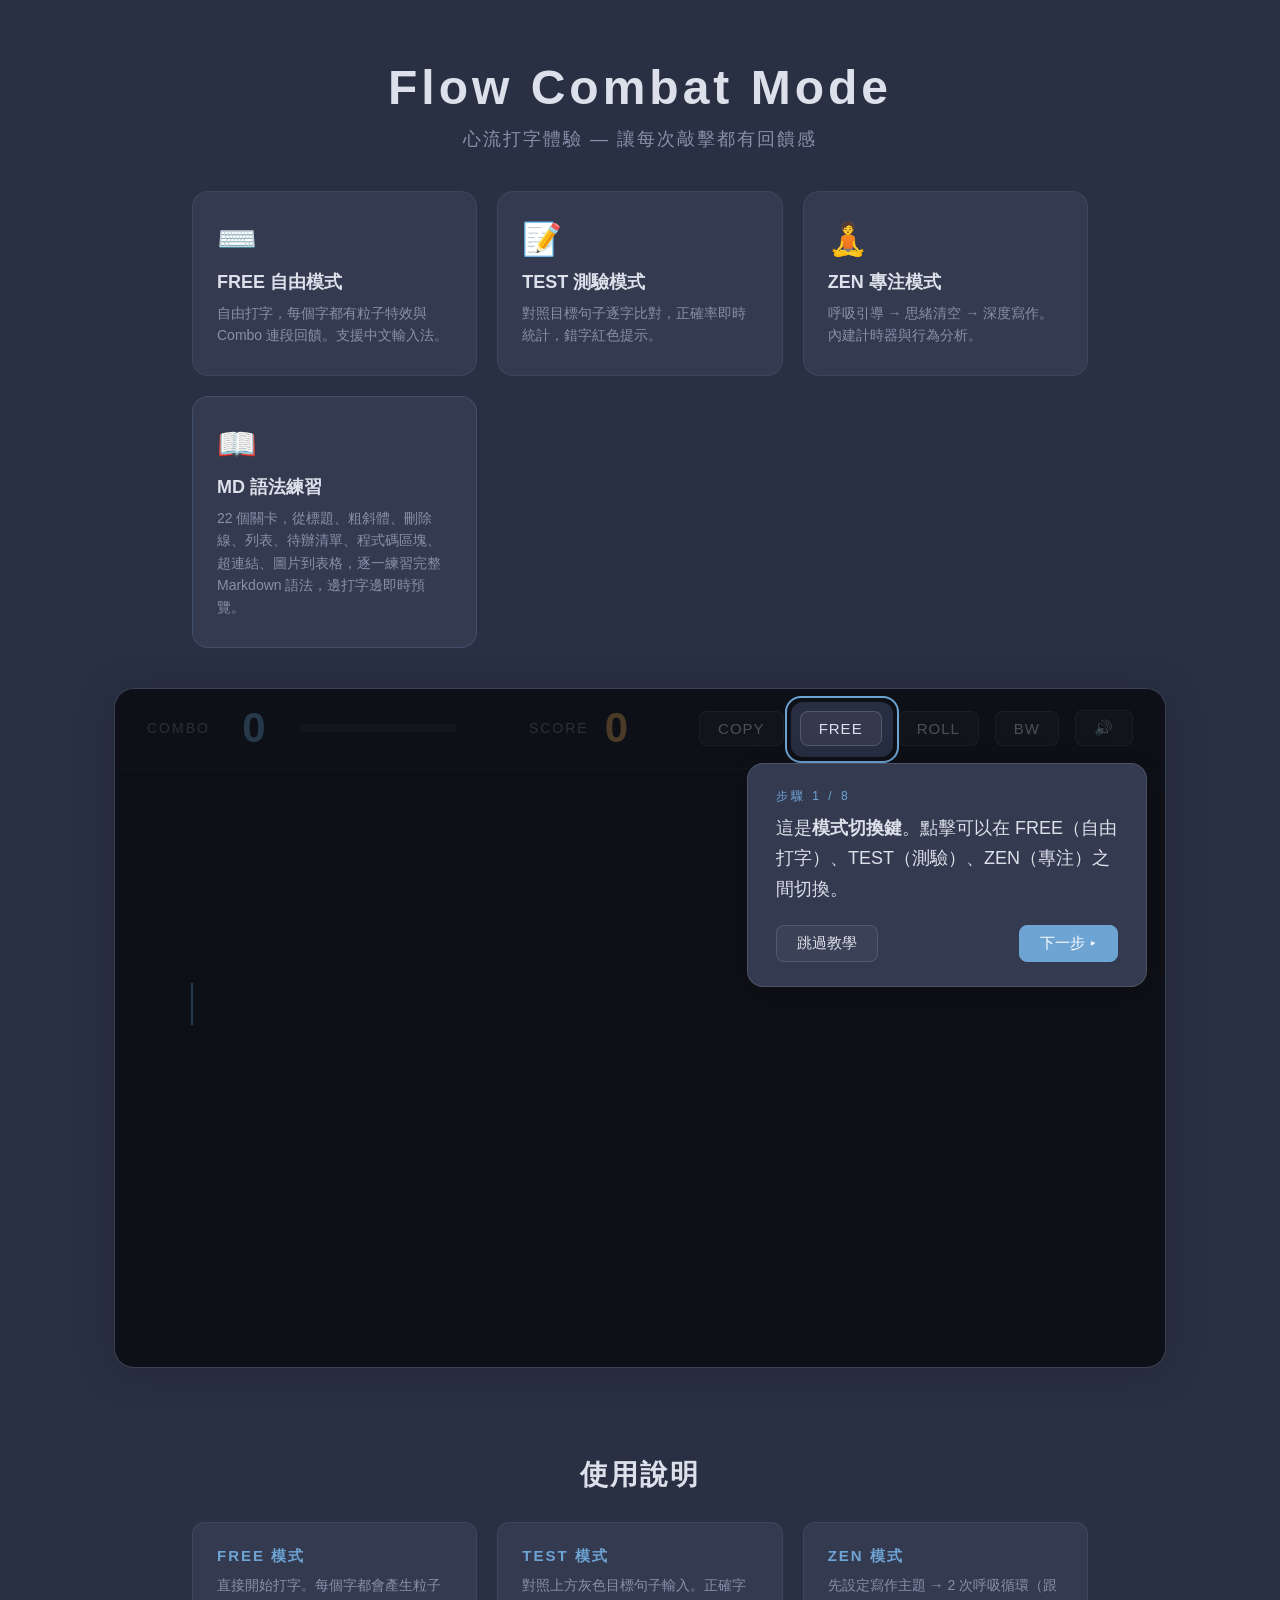
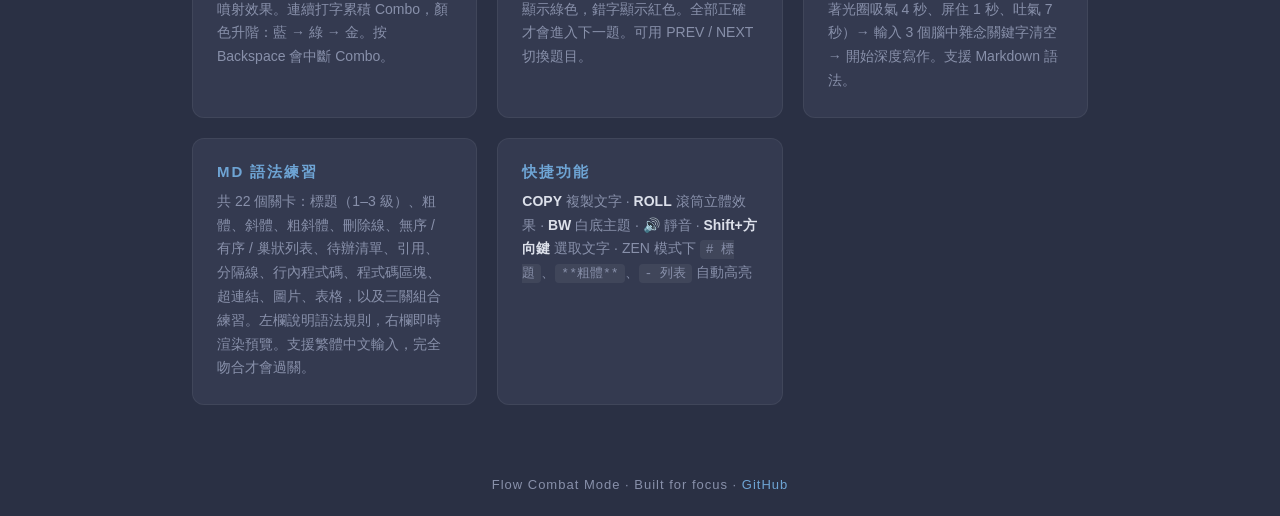
<file: index.html>
<!DOCTYPE html>
<html lang="zh-TW">
<head>
  <meta charset="UTF-8" />
  <meta name="viewport" content="width=device-width, initial-scale=1.0" />
  <title>Flow Combat Mode — 心流打字</title>
  <link rel="stylesheet" href="style.css" />
  <link rel="icon" href="data:," />
</head>
<body>

  <!-- ========== 說明圖文區 ========== -->
  <section id="hero">
    <h1>Flow Combat Mode</h1>
    <p class="hero-sub">心流打字體驗 — 讓每次敲擊都有回饋感</p>
    <div class="hero-features">
      <div class="hero-card">
        <div class="hero-icon">⌨️</div>
        <h3>FREE 自由模式</h3>
        <p>自由打字，每個字都有粒子特效與 Combo 連段回饋。支援中文輸入法。</p>
      </div>
      <div class="hero-card">
        <div class="hero-icon">📝</div>
        <h3>TEST 測驗模式</h3>
        <p>對照目標句子逐字比對，正確率即時統計，錯字紅色提示。</p>
      </div>
      <div class="hero-card">
        <div class="hero-icon">🧘</div>
        <h3>ZEN 專注模式</h3>
        <p>呼吸引導 → 思緒清空 → 深度寫作。內建計時器與行為分析。</p>
      </div>
      <div class="hero-card hero-card-md">
        <div class="hero-icon">📖</div>
        <h3>MD 語法練習</h3>
        <p>22 個關卡，從標題、粗斜體、刪除線、列表、待辦清單、程式碼區塊、超連結、圖片到表格，逐一練習完整 Markdown 語法，邊打字邊即時預覽。</p>
      </div>
    </div>
  </section>

  <!-- ========== 輸入區容器 ========== -->
  <section id="fcm-wrapper">
    <div id="fcm-container">

      <!-- HUD -->
      <div id="hud">
        <button id="btn-zen-exit" class="hidden" title="離開專注模式">🔙 EXIT ZEN</button>
        <div id="hud-left">
          <div class="hud-label">COMBO</div>
          <div id="combo-value">0</div>
          <div id="combo-bar-wrap"><div id="combo-bar"></div></div>
        </div>
        <div id="hud-center">
          <div class="hud-label">SCORE</div>
          <div id="score-value">0</div>
          <div id="zen-timer" class="hidden">
            <div id="zen-timer-value">00:00</div>
            <button id="btn-zen-timer-mode" title="切換計時模式">⏱</button>
          </div>
        </div>
        <div id="hud-right">
          <div id="accuracy-wrap" class="hidden">
            <div class="hud-label">正確率</div>
            <div id="accuracy-value">100%</div>
          </div>
          <button id="btn-copy" title="複製文字">COPY</button>
          <button id="btn-mode" title="切換模式">FREE</button>
          <button id="btn-roller" title="滾筒效果">ROLL</button>
          <button id="btn-theme" title="切換主題">BW</button>
          <button id="btn-mute" title="靜音切換">🔊</button>
        </div>
      </div>

      <!-- 打字區 -->
      <div id="typing-area">

        <!-- TEST 模式 -->
        <div id="roller" class="hidden">
          <div class="roller-row roller-prev" id="roller-prev"></div>
          <div class="roller-row roller-current">
            <div id="sentence-counter"></div>
            <div id="target-display"></div>
            <div id="test-input-display"></div>
          </div>
          <div class="roller-row roller-next" id="roller-next"></div>
          <div id="test-nav">
            <button id="btn-prev" title="上一題">&#9664; PREV</button>
            <button id="btn-next" title="下一題">NEXT &#9654;</button>
          </div>
        </div>

        <!-- FREE / ZEN 模式 -->
        <div id="free-area">
          <div id="input-display"></div>
        </div>

        <!-- MD 語法練習模式 -->
        <div id="md-area" class="hidden">
          <div id="md-header">
            <span id="md-lesson-num">關卡 1 / 10</span>
            <span id="md-lesson-name"></span>
            <code id="md-syntax-badge"></code>
          </div>
          <div id="md-panels">
            <div id="md-instruction">
              <div class="md-panel-title">語法說明</div>
              <div id="md-instruction-desc"></div>
              <pre id="md-syntax-example"></pre>
              <div id="md-instruction-hint"></div>
            </div>
            <div id="md-preview-panel">
              <div class="md-panel-title">即時預覽</div>
              <div id="md-preview"></div>
              <div class="md-panel-divider"></div>
              <div class="md-panel-title">輸入練習</div>
              <div id="md-target-display"></div>
              <div id="md-input-display"></div>
            </div>
          </div>
          <div id="md-nav">
            <button id="btn-md-prev" title="上一關">&#9664; PREV</button>
            <button id="btn-md-next" title="下一關">NEXT &#9654;</button>
          </div>
        </div>

        <!-- ZEN Entry Overlay -->
        <div id="zen-overlay" class="hidden">
          <div id="zen-breathe" class="hidden">
            <div id="zen-ring"></div>
            <div id="zen-breathe-label"></div>
            <div id="zen-breathe-count"></div>
          </div>
          <div id="zen-topic-step" class="hidden">
            <div class="zen-step-prompt">這次要專注寫什麼？</div>
            <input id="zen-topic-input" type="text" placeholder="輸入寫作主題，按 Enter 開始" autocomplete="off" disabled />
          </div>
          <div id="zen-scraper" class="hidden">
            <div id="zen-scraper-prompt">現在腦中最吵的三個關鍵字是什麼？</div>
            <div id="zen-scraper-input">
              <input id="zen-keyword-input" type="text" placeholder="輸入關鍵字，按 Enter 送出" autocomplete="off" disabled />
              <div id="zen-keyword-count">0 / 3</div>
            </div>
            <div id="zen-keywords-display"></div>
          </div>
        </div>

        <textarea id="hidden-input" autocomplete="off" autocorrect="off" autocapitalize="off" spellcheck="false"></textarea>
      </div>

      <!-- ZEN Topic Bar -->
      <div id="zen-topic-bar" class="hidden"></div>

      <!-- ZEN Notify -->
      <div id="zen-notify" class="hidden">
        <div id="zen-notify-text"></div>
        <div id="zen-notify-btns">
          <button id="btn-zen-report">查看分析</button>
          <button id="btn-zen-dismiss">繼續專注</button>
        </div>
      </div>

      <!-- ZEN Report -->
      <div id="zen-report" class="hidden">
        <div id="zen-report-inner">
          <div id="zen-report-header">
            <h2>Insight Flow Report</h2>
            <button id="btn-zen-report-close">CLOSE</button>
          </div>
          <canvas id="zen-report-canvas" width="800" height="300"></canvas>
          <div id="zen-report-stats"></div>
          <div id="zen-report-actions">
            <button id="btn-zen-encrypt">加密存儲</button>
            <button id="btn-zen-export">匯出文字</button>
          </div>
        </div>
      </div>

      <!-- Tutorial -->
      <div id="tutorial-overlay" class="hidden">
        <div id="tutorial-spotlight"></div>
        <div id="tutorial-tooltip">
          <div id="tutorial-step-num"></div>
          <div id="tutorial-text"></div>
          <div id="tutorial-btns">
            <button id="btn-tutorial-skip">跳過教學</button>
            <button id="btn-tutorial-next">下一步 ▸</button>
          </div>
        </div>
        <div id="tutorial-celebrate" class="hidden">✨</div>
      </div>

      <div id="complete-msg">PERFECT!</div>

      <!-- 粒子 Canvas -->
      <canvas id="vfx"></canvas>

    </div><!-- /fcm-container -->
  </section>

  <!-- ========== 輸入區說明文字 ========== -->
  <section id="instructions">
    <h2>使用說明</h2>
    <div class="instr-grid">
      <div class="instr-item">
        <div class="instr-key">FREE 模式</div>
        <div class="instr-desc">直接開始打字。每個字都會產生粒子噴射效果。連續打字累積 Combo，顏色升階：藍 → 綠 → 金。按 Backspace 會中斷 Combo。</div>
      </div>
      <div class="instr-item">
        <div class="instr-key">TEST 模式</div>
        <div class="instr-desc">對照上方灰色目標句子輸入。正確字顯示綠色，錯字顯示紅色。全部正確才會進入下一題。可用 PREV / NEXT 切換題目。</div>
      </div>
      <div class="instr-item">
        <div class="instr-key">ZEN 模式</div>
        <div class="instr-desc">先設定寫作主題 → 2 次呼吸循環（跟著光圈吸氣 4 秒、屏住 1 秒、吐氣 7 秒）→ 輸入 3 個腦中雜念關鍵字清空 → 開始深度寫作。支援 Markdown 語法。</div>
      </div>
      <div class="instr-item">
        <div class="instr-key">MD 語法練習</div>
        <div class="instr-desc">共 22 個關卡：標題（1–3 級）、粗體、斜體、粗斜體、刪除線、無序 / 有序 / 巢狀列表、待辦清單、引用、分隔線、行內程式碼、程式碼區塊、超連結、圖片、表格，以及三關組合練習。左欄說明語法規則，右欄即時渲染預覽。支援繁體中文輸入，完全吻合才會過關。</div>
      </div>
      <div class="instr-item">
        <div class="instr-key">快捷功能</div>
        <div class="instr-desc"><b>COPY</b> 複製文字 · <b>ROLL</b> 滾筒立體效果 · <b>BW</b> 白底主題 · <b>🔊</b> 靜音 · <b>Shift+方向鍵</b> 選取文字 · ZEN 模式下 <code># 標題</code>、<code>**粗體**</code>、<code>- 列表</code> 自動高亮</div>
      </div>
    </div>
  </section>

  <footer id="site-footer">
    Flow Combat Mode · Built for focus · <a href="https://github.com" target="_blank">GitHub</a>
  </footer>

  <script src="script.js"></script>
</body>
</html>
</file>
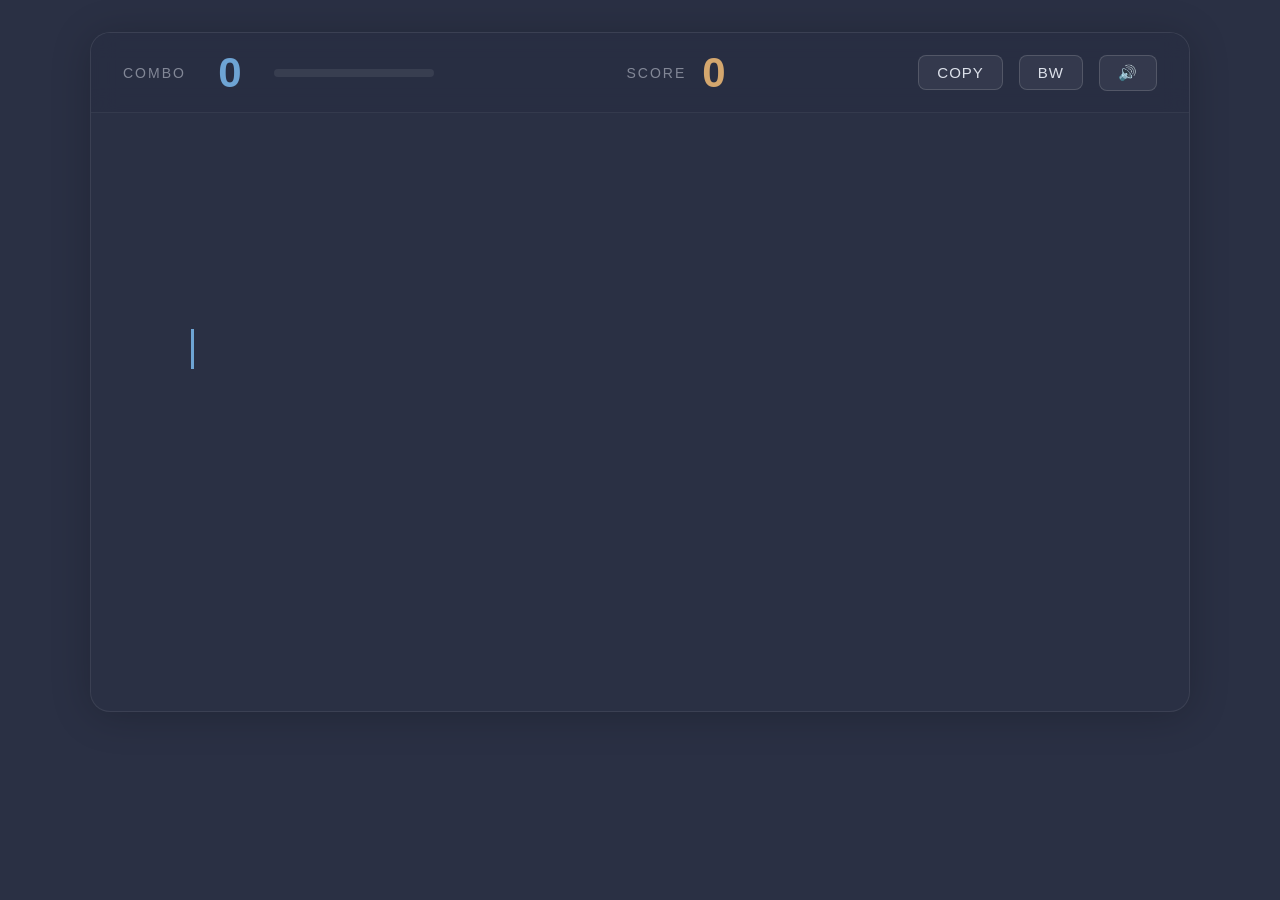
<file: free.html>
<!DOCTYPE html>
<html lang="zh-TW">
<head>
  <meta charset="UTF-8" />
  <meta name="viewport" content="width=device-width, initial-scale=1.0" />
  <title>FREE — Flow Combat Mode</title>
  <link rel="icon" href="data:," />
  <style>
    *, *::before, *::after { margin: 0; padding: 0; box-sizing: border-box; }

    :root {
      --bg: #2a3044;
      --surface: #343a50;
      --text: #dce0ea;
      --text-dim: #8890aa;
      --accent-blue: #6ea4d4;
      --accent-green: #7ec4a3;
      --accent-gold: #d4a76e;
      --accent-red: #d47070;
      --hud-bg: rgba(40,46,66,0.88);
    }
    body.theme-bw {
      --bg: #f5f5f5;
      --surface: #e8e8e8;
      --text: #1a1a1a;
      --text-dim: #999;
      --accent-blue: #4a90c4;
      --accent-green: #3a8a5a;
      --accent-gold: #b08030;
      --accent-red: #c04040;
      --hud-bg: rgba(240,240,240,0.92);
    }

    html, body {
      width: 100%;
      min-height: 100vh;
      background: var(--bg);
      color: var(--text);
      font-family: 'Segoe UI', 'Noto Sans TC', 'Microsoft JhengHei', sans-serif;
      overflow-x: hidden;
      transition: background 0.3s, color 0.3s;
    }

    body {
      display: flex;
      flex-direction: column;
      padding: 32px 24px;
    }

    #fcm-wrapper {
      max-width: 1100px;
      margin: 0 auto;
      width: 100%;
    }

    #fcm-container {
      position: relative;
      width: 100%;
      height: 680px;
      background: var(--bg);
      border: 1px solid rgba(255,255,255,0.08);
      border-radius: 20px;
      overflow: hidden;
      box-shadow: 0 4px 40px rgba(0,0,0,0.2);
    }

    .hidden { display: none !important; }

    /* HUD */
    #hud {
      position: sticky; top: 0; left: 0; right: 0;
      height: 80px; z-index: 100;
      display: flex; align-items: center; justify-content: space-between;
      padding: 0 32px;
      background: var(--hud-bg);
      backdrop-filter: blur(12px);
      border-bottom: 1px solid rgba(255,255,255,0.06);
      user-select: none;
      transition: background 0.3s;
    }
    #hud-left, #hud-center, #hud-right {
      display: flex; align-items: center; gap: 16px;
    }
    .hud-label { font-size: 14px; letter-spacing: 2px; opacity: 0.5; }
    #combo-value {
      font-size: 42px; font-weight: 800;
      color: var(--accent-blue);
      min-width: 56px; text-align: center;
      transition: color 0.3s;
    }
    #combo-bar-wrap {
      width: 160px; height: 8px;
      background: rgba(255,255,255,0.08);
      border-radius: 4px; overflow: hidden;
    }
    #combo-bar {
      width: 0%; height: 100%;
      background: var(--accent-blue);
      border-radius: 4px;
      transition: width 0.15s, background 0.3s;
    }
    #score-value { font-size: 42px; font-weight: 800; color: var(--accent-gold); }
    #hud-right button {
      padding: 8px 18px;
      border: 1px solid rgba(255,255,255,0.15);
      border-radius: 8px;
      background: rgba(255,255,255,0.06);
      color: var(--text);
      font-size: 15px; letter-spacing: 1px;
      cursor: pointer;
      transition: background 0.2s;
    }
    #hud-right button:hover { background: rgba(255,255,255,0.12); }
    #hud-right button.active {
      background: rgba(255,255,255,0.18);
      border-color: var(--accent-blue);
    }

    /* Typing Area */
    #typing-area {
      position: relative;
      width: 100%;
      height: calc(680px - 80px);
      display: flex;
      flex-direction: column;
      align-items: center;
      justify-content: center;
      padding: 0 6%;
    }
    #hidden-input {
      position: absolute;
      top: 50%; left: 50%;
      width: 1px; height: 1px;
      opacity: 0;
      pointer-events: none;
      z-index: -1;
    }

    /* FREE area */
    #free-area {
      width: 100%;
      max-width: 900px;
      height: 100%;
      overflow-y: scroll;
      overflow-x: hidden;
      position: relative;
      scrollbar-width: none;
      cursor: grab;
    }
    #free-area::-webkit-scrollbar { display: none; }
    #free-area:active { cursor: grabbing; }

    #input-display {
      font-size: 36px;
      line-height: 2;
      letter-spacing: 3px;
      text-align: left;
      width: 100%;
      padding: 200px 0 200px 0;
      word-break: break-all;
      overflow-wrap: break-word;
      transition: transform 0.3s;
    }

    /* Char styles */
    .char { display: inline; }
    .char.correct { color: var(--accent-green); }
    .char.wrong   { color: var(--accent-red); text-decoration: underline wavy var(--accent-red); }
    .char.normal  { color: var(--text); }
    .char.selected {
      background: var(--accent-blue);
      color: #fff;
      border-radius: 2px;
    }
    body.theme-bw .char.selected { background: #1a1a1a; color: #fff; }

    .composing {
      color: var(--accent-blue);
      opacity: 0.6;
      border-bottom: 2px dashed var(--accent-blue);
    }
    .cursor {
      display: inline-block;
      width: 3px; height: 1.1em;
      background: var(--accent-blue);
      vertical-align: text-bottom;
      animation: blink 1s step-end infinite;
      margin-left: 1px;
    }
    @keyframes blink { 50% { opacity: 0; } }

    /* Complete msg */
    #complete-msg {
      position: absolute;
      top: 50%; left: 50%;
      transform: translate(-50%, -50%);
      font-size: 64px; font-weight: 900;
      letter-spacing: 10px;
      color: var(--accent-gold);
      text-shadow: 0 0 40px rgba(212,167,110,0.6);
      opacity: 0;
      pointer-events: none;
      z-index: 200;
      transition: opacity 0.3s;
    }
    #complete-msg.show { opacity: 1; }

    /* Canvas */
    #vfx {
      position: absolute; top: 0; left: 0;
      width: 100%; height: 100%;
      z-index: 9999;
      pointer-events: none;
    }

    /* Animations */
    @keyframes scale-bounce {
      0%   { transform: scale(0.3); opacity: 0.2; }
      50%  { transform: scale(1.2); }
      100% { transform: scale(1); opacity: 1; }
    }
    .char-spawn { display: inline-block; animation: scale-bounce 0.08s ease-out; }

    @keyframes screen-shake {
      0%   { transform: translate(0,0); }
      20%  { transform: translate(-3px,2px); }
      40%  { transform: translate(3px,-2px); }
      60%  { transform: translate(-2px,3px); }
      80%  { transform: translate(2px,-1px); }
      100% { transform: translate(0,0); }
    }
    .screen-shake { animation: screen-shake 0.1s ease-out; }

    @keyframes error-shake {
      0%   { transform: translate(0,0); }
      15%  { transform: translate(-8px,0); }
      30%  { transform: translate(8px,0); }
      45%  { transform: translate(-6px,0); }
      60%  { transform: translate(6px,0); }
      75%  { transform: translate(-3px,0); }
      100% { transform: translate(0,0); }
    }
    .error-shake { animation: error-shake 0.3s ease-out; }

    /* Combo color tiers */
    .combo-green #combo-value { color: var(--accent-green); }
    .combo-green #combo-bar   { background: var(--accent-green); }
    .combo-gold  #combo-value { color: var(--accent-gold); }
    .combo-gold  #combo-bar   { background: var(--accent-gold); }

    /* BW overrides */
    body.theme-bw #hud { border-bottom-color: rgba(0,0,0,0.1); }
    body.theme-bw #hud-right button { border-color: rgba(0,0,0,0.15); background: rgba(0,0,0,0.04); }
    body.theme-bw #hud-right button:hover { background: rgba(0,0,0,0.08); }
    body.theme-bw #hud-right button.active { background: rgba(0,0,0,0.12); border-color: var(--accent-blue); }
    body.theme-bw #combo-bar-wrap { background: rgba(0,0,0,0.08); }
    body.theme-bw .cursor { background: var(--text); }
  </style>
</head>
<body>

  <div id="fcm-wrapper">
    <div id="fcm-container">

      <!-- HUD -->
      <div id="hud">
        <div id="hud-left">
          <div class="hud-label">COMBO</div>
          <div id="combo-value">0</div>
          <div id="combo-bar-wrap"><div id="combo-bar"></div></div>
        </div>
        <div id="hud-center">
          <div class="hud-label">SCORE</div>
          <div id="score-value">0</div>
        </div>
        <div id="hud-right">
          <button id="btn-copy" title="複製文字">COPY</button>
          <button id="btn-theme" title="切換主題">BW</button>
          <button id="btn-mute" title="靜音切換">🔊</button>
        </div>
      </div>

      <!-- Typing Area -->
      <div id="typing-area">
        <div id="free-area">
          <div id="input-display"></div>
        </div>
        <textarea id="hidden-input" autocomplete="off" autocorrect="off" autocapitalize="off" spellcheck="false"></textarea>
      </div>

      <div id="complete-msg">PERFECT!</div>
      <canvas id="vfx"></canvas>

    </div>
  </div>

  <script>
    // ── DOM ──
    const hiddenInput   = document.getElementById('hidden-input');
    const inputDisplay  = document.getElementById('input-display');
    const freeArea      = document.getElementById('free-area');
    const comboValueEl  = document.getElementById('combo-value');
    const comboBar      = document.getElementById('combo-bar');
    const scoreValueEl  = document.getElementById('score-value');
    const hudEl         = document.getElementById('hud');
    const btnCopy       = document.getElementById('btn-copy');
    const btnTheme      = document.getElementById('btn-theme');
    const btnMute       = document.getElementById('btn-mute');
    const typingArea    = document.getElementById('typing-area');
    const completeMsg   = document.getElementById('complete-msg');
    const canvas        = document.getElementById('vfx');
    const ctx           = canvas.getContext('2d');

    // ── State ──
    let combo = 0, score = 0, muted = false;
    let prevText = '', composingText = '', isComposing = false;
    let processTimer = null, lastCommittedValue = '';
    let isDeleteKeyActive = false; // 🌟 實體刪除鍵狀態防禦

    const COMBO_TIERS = [
      { min: 0,  color: '#6ea4d4', bwColor: '#4a90c4', mult: 1 },
      { min: 10, color: '#7ec4a3', bwColor: '#3a8a5a', mult: 2 },
      { min: 30, color: '#d4a76e', bwColor: '#b08030', mult: 4 },
    ];
    const BASE_POINT = 10;
    const MAX_PARTICLES = 200;
    const PUNCT = new Set('。，！？；：、.!?,;:');

    let themeBW = false;

    // ── Audio ──
    let audioCtx = null;
    function ensureAudio() {
      if (!audioCtx) audioCtx = new AudioContext();
      if (audioCtx.state === 'suspended') audioCtx.resume();
    }
    function playTone(freq, dur, type = 'sine', vol = 0.08) {
      if (muted || !audioCtx) return;
      const o = audioCtx.createOscillator();
      const g = audioCtx.createGain();
      o.type = type;
      o.frequency.setValueAtTime(freq, audioCtx.currentTime);
      g.gain.setValueAtTime(vol, audioCtx.currentTime);
      g.gain.exponentialRampToValueAtTime(0.001, audioCtx.currentTime + dur / 1000);
      o.connect(g).connect(audioCtx.destination);
      o.start(); o.stop(audioCtx.currentTime + dur / 1000);
    }
    function sfxCorrect()  { playTone(520, 30); }
    function sfxError()    { playTone(150, 100, 'sawtooth', 0.06); }
    function sfxUpgrade()  { playTone(880, 150, 'sine', 0.1); }

    // ── Canvas ──
    const fcmContainer = document.getElementById('fcm-container');
    function resizeCanvas() {
      const rect = fcmContainer.getBoundingClientRect();
      canvas.width  = rect.width  * devicePixelRatio;
      canvas.height = rect.height * devicePixelRatio;
      canvas.style.width  = rect.width  + 'px';
      canvas.style.height = rect.height + 'px';
      ctx.setTransform(devicePixelRatio, 0, 0, devicePixelRatio, 0, 0);
    }
    window.addEventListener('resize', resizeCanvas);
    resizeCanvas();

    // ── Particles ──
    const particles = [];
    function getParticle() {
      for (let i = 0; i < particles.length; i++) if (!particles[i].alive) return particles[i];
      if (particles.length < MAX_PARTICLES) { const p = { alive: false }; particles.push(p); return p; }
      return null;
    }
    function spawnParticles(x, y, count, color, spread = 80) {
      const cr = fcmContainer.getBoundingClientRect();
      const cx = x - cr.left, cy = y - cr.top;
      for (let i = 0; i < count; i++) {
        const p = getParticle(); if (!p) break;
        const a = Math.random() * Math.PI * 2;
        const s = Math.random() * spread + 20;
        Object.assign(p, { alive: true, x: cx, y: cy, vx: Math.cos(a)*s, vy: Math.sin(a)*s - 30,
          life: 1, decay: 0.02 + Math.random()*0.03, size: 2 + Math.random()*3, color });
      }
    }
    let lastFrame = 0;
    function renderLoop(ts) {
      const dt = Math.min((ts - lastFrame) / 1000, 0.05); lastFrame = ts;
      ctx.clearRect(0, 0, canvas.width/devicePixelRatio, canvas.height/devicePixelRatio);
      for (const p of particles) {
        if (!p.alive) continue;
        p.x += p.vx*dt; p.y += p.vy*dt; p.vy += 120*dt; p.life -= p.decay;
        if (p.life <= 0) { p.alive = false; continue; }
        ctx.globalAlpha = Math.min(p.life, 0.45);
        ctx.fillStyle = p.color;
        ctx.beginPath(); ctx.arc(p.x, p.y, p.size*p.life, 0, Math.PI*2); ctx.fill();
      }
      ctx.globalAlpha = 1;
      requestAnimationFrame(renderLoop);
    }
    requestAnimationFrame(renderLoop);

    // ── Combo / Score ──
    function getTier() {
      for (let i = COMBO_TIERS.length - 1; i >= 0; i--)
        if (combo >= COMBO_TIERS[i].min) return COMBO_TIERS[i];
      return COMBO_TIERS[0];
    }
    function tierColor(tier) { return themeBW ? tier.bwColor : tier.color; }
    function errColor()      { return themeBW ? '#c04040' : '#d47070'; }

    function updateHUD() {
      comboValueEl.textContent = combo;
      scoreValueEl.textContent = score;
      comboBar.style.width = Math.min(combo/50, 1)*100 + '%';
      hudEl.classList.remove('combo-green', 'combo-gold');
      if (combo >= 30) hudEl.classList.add('combo-gold');
      else if (combo >= 10) hudEl.classList.add('combo-green');
    }
    function addCombo() {
      const prev = getTier(); combo++;
      const next = getTier();
      score += BASE_POINT * next.mult;
      if (next !== prev) sfxUpgrade();
      updateHUD();
    }
    function breakCombo() { combo = 0; updateHUD(); }

    // ── Helpers ──
    function esc(s) { return s.replace(/&/g,'&amp;').replace(/</g,'&lt;').replace(/>/g,'&gt;'); }
    function getLastCharPos() {
      const spans = inputDisplay.querySelectorAll('.char');
      const span = spans.length > 0 ? spans[spans.length - 1] : null;
      if (span) { const r = span.getBoundingClientRect(); return { x: r.left + r.width/2, y: r.top + r.height/2 }; }
      const r = inputDisplay.getBoundingClientRect();
      return { x: r.left + 20, y: r.top + r.height/2 };
    }

    // ── Shake ──
    function shakeEl(el, cls) {
      el.classList.remove(cls); void el.offsetWidth;
      el.classList.add(cls);
      el.addEventListener('animationend', () => el.classList.remove(cls), { once: true });
    }
    function shakeScreen() { shakeEl(typingArea, 'screen-shake'); }
    function errorShake()  { shakeEl(typingArea, 'error-shake'); }

    // ── Selection ──
    function getSelection() {
      const val = hiddenInput.value;
      const startIdx = [...val.slice(0, hiddenInput.selectionStart)].length;
      const endIdx   = [...val.slice(0, hiddenInput.selectionEnd)].length;
      return { start: startIdx, end: endIdx };
    }

    // ── Scroll ──
    let userScrolling = false, scrollResetTimer = null;
    function scrollFreeToCenter() {
      const cursor = inputDisplay.querySelector('.cursor');
      if (!cursor) return;
      freeArea.scrollTo({ top: cursor.offsetTop - freeArea.clientHeight * 0.5, behavior: 'smooth' });
    }

    freeArea.addEventListener('wheel', () => {
      userScrolling = true;
      clearTimeout(scrollResetTimer);
    }, { passive: true });

    let dragStartY = null, dragStartScroll = null;
    freeArea.addEventListener('mousedown', (e) => {
      if (e.button !== 0) return;
      dragStartY = e.clientY;
      dragStartScroll = freeArea.scrollTop;
      userScrolling = true;
      clearTimeout(scrollResetTimer);
    });
    document.addEventListener('mousemove', (e) => {
      if (dragStartY === null) return;
      freeArea.scrollTop = dragStartScroll + (dragStartY - e.clientY);
    });
    document.addEventListener('mouseup', () => { dragStartY = null; });

    // 🌟 監聽實體刪除鍵以區分使用者手動刪除與 IME 的自動同步刪除
    hiddenInput.addEventListener('keydown', (e) => {
      if (e.key === 'Backspace' || e.key === 'Delete') {
        isDeleteKeyActive = true;
      }
    });
    hiddenInput.addEventListener('keyup', (e) => {
      if (e.key === 'Backspace' || e.key === 'Delete') {
        isDeleteKeyActive = false;
      }
    });

    hiddenInput.addEventListener('select', () => {
      if (isComposing) return; // 🌟 組字期間，阻斷 select 事件的繪製，防止重影
      renderFree(hiddenInput.value, isComposing ? composingText : '', false);
    });
    hiddenInput.addEventListener('keyup', (e) => {
      if (isComposing) return; // 🌟 組字期間，阻斷 keyup 事件的繪製，防止重影
      const nav = ['ArrowLeft','ArrowRight','ArrowUp','ArrowDown','Home','End','Shift'];
      if (nav.includes(e.key) || e.shiftKey) renderFree(hiddenInput.value, isComposing ? composingText : '', false);
    });

    // ── Render FREE ──
    function renderFree(committed, composing, autoScroll) {
      const chars = [...committed];
      const sel = getSelection();
      const cursorPos = sel.start;
      let html = '';
      let cursorInserted = false;

      for (let i = 0; i < chars.length; i++) {
        if (i === cursorPos && sel.start === sel.end && !composing && !cursorInserted) {
          html += '<span class="cursor"></span>';
          cursorInserted = true;
        }
        if (chars[i] === '\n') { html += '<br>'; continue; }
        const selected = (sel.start !== sel.end && i >= sel.start && i < sel.end);
        const spawn = (i === chars.length - 1 && !composing) ? ' char-spawn' : '';
        const cls = selected ? 'char normal selected' + spawn : 'char normal' + spawn;
        html += '<span class="' + cls + '">' + esc(chars[i]) + '</span>';
      }
      if (composing) html += '<span class="composing">' + esc(composing) + '</span>';
      if (!cursorInserted) html += '<span class="cursor"></span>';

      inputDisplay.innerHTML = html;
      if (autoScroll && !userScrolling) scrollFreeToCenter();
    }

    // ── Handle input ──
    function handleFreeChange(committed, wasDelete) {
      ensureAudio();
      userScrolling = false;
      clearTimeout(scrollResetTimer);

      if (wasDelete) {
        breakCombo(); errorShake(); sfxError();
        renderFree(committed, '', true);
        requestAnimationFrame(() => {
          const pos = getLastCharPos();
          spawnParticles(pos.x, pos.y, 12, errColor(), 100);
        });
        return;
      }

      const prevChars = [...prevText];
      const newChars  = [...committed];
      const added = newChars.length - prevChars.length;

      for (let i = 0; i < added; i++) {
        addCombo();
        if (PUNCT.has(newChars[prevChars.length + i])) shakeScreen();
        sfxCorrect();
      }
      renderFree(committed, '', true);
      requestAnimationFrame(() => {
        const tier = getTier();
        const pos  = getLastCharPos();
        spawnParticles(pos.x, pos.y, 5 + Math.min(combo, 30), tierColor(tier));
        if (added > 0 && PUNCT.has(newChars[newChars.length - 1]))
          spawnParticles(pos.x, pos.y, 15, tierColor(tier), 120);
      });
    }

    function toHalfWidth(str) {
      if (!str) return '';
      return str
        .replace(/[\uFF01-\uFF5E]/g, (ch) => String.fromCharCode(ch.charCodeAt(0) - 0xfee0))
        .replace(/　/g, ' ')
        .replace(/。/g, '.')
        .replace(/、/g, ',');
    }

    // ── IME ──
    hiddenInput.addEventListener('compositionstart', () => {
      isComposing = true; composingText = '';
      lastCommittedValue = hiddenInput.value;
    });
    hiddenInput.addEventListener('compositionupdate', (e) => {
      composingText = e.data || '';
      const currentVal = hiddenInput.value;
      let committed = lastCommittedValue;

      const hCurrent = toHalfWidth(currentVal);
      const hLast = toHalfWidth(lastCommittedValue);
      const hComp = toHalfWidth(composingText);

      if (composingText && hCurrent.endsWith(hComp)) {
        committed = currentVal.slice(0, -composingText.length);
      } else if (composingText && hLast.endsWith(hComp)) {
        // 🌟 Slices off from lastCommittedValue if browser update lag occurs
        committed = lastCommittedValue.slice(0, -composingText.length);
      }
      renderFree(committed, composingText, false);
    });
    hiddenInput.addEventListener('compositionend', () => {
      isComposing = false; composingText = '';
      clearTimeout(processTimer);
      processTimer = setTimeout(processInput, 30);
    });
    hiddenInput.addEventListener('input', (e) => {
      if (isComposing || e.isComposing) return;
      clearTimeout(processTimer);
      processTimer = setTimeout(processInput, 30);
    });

    function processInput() {
      if (isComposing) return;
      const committed = hiddenInput.value;
      if (committed === prevText) { renderFree(committed, '', false); return; }
      
      const wasDelete = [...committed].length < [...prevText].length;
      
      // 🌟 IME 刪除同步安全閥：若字數減少但實體刪除鍵沒有被按下，判定為 IME 自動刪除，進行還原
      if (wasDelete && !isDeleteKeyActive) {
        console.log('[IME DEBUG] 攔截到 IME 自動同步刪除，還原數值至:', prevText);
        hiddenInput.value = prevText;
        lastCommittedValue = prevText;
        renderFree(prevText, '', false);
        return;
      }

      handleFreeChange(committed, wasDelete);
      prevText = committed;
      lastCommittedValue = committed;
    }

    // ── Focus ──
    document.addEventListener('click', (e) => {
      if (e.target.tagName === 'BUTTON' || e.target.tagName === 'INPUT') return;
      hiddenInput.focus();
    });

    // ── Buttons ──
    btnCopy.addEventListener('click', (e) => {
      e.stopPropagation();
      const text = hiddenInput.value;
      if (!text) return;
      navigator.clipboard.writeText(text).then(() => {
        btnCopy.textContent = 'OK!';
        setTimeout(() => { btnCopy.textContent = 'COPY'; }, 1000);
      });
    });

    btnTheme.addEventListener('click', (e) => {
      e.stopPropagation();
      themeBW = !themeBW;
      document.body.classList.toggle('theme-bw', themeBW);
      btnTheme.classList.toggle('active', themeBW);
      hiddenInput.focus();
    });

    btnMute.addEventListener('click', (e) => {
      e.stopPropagation();
      muted = !muted;
      btnMute.textContent = muted ? '🔇' : '🔊';
      if (muted && audioCtx) audioCtx.suspend();
      else if (!muted && audioCtx) audioCtx.resume();
    });

    // ── Init ──
    updateHUD();
    renderFree('', '', false);
    hiddenInput.focus();
  </script>
</body>
</html>
</file>
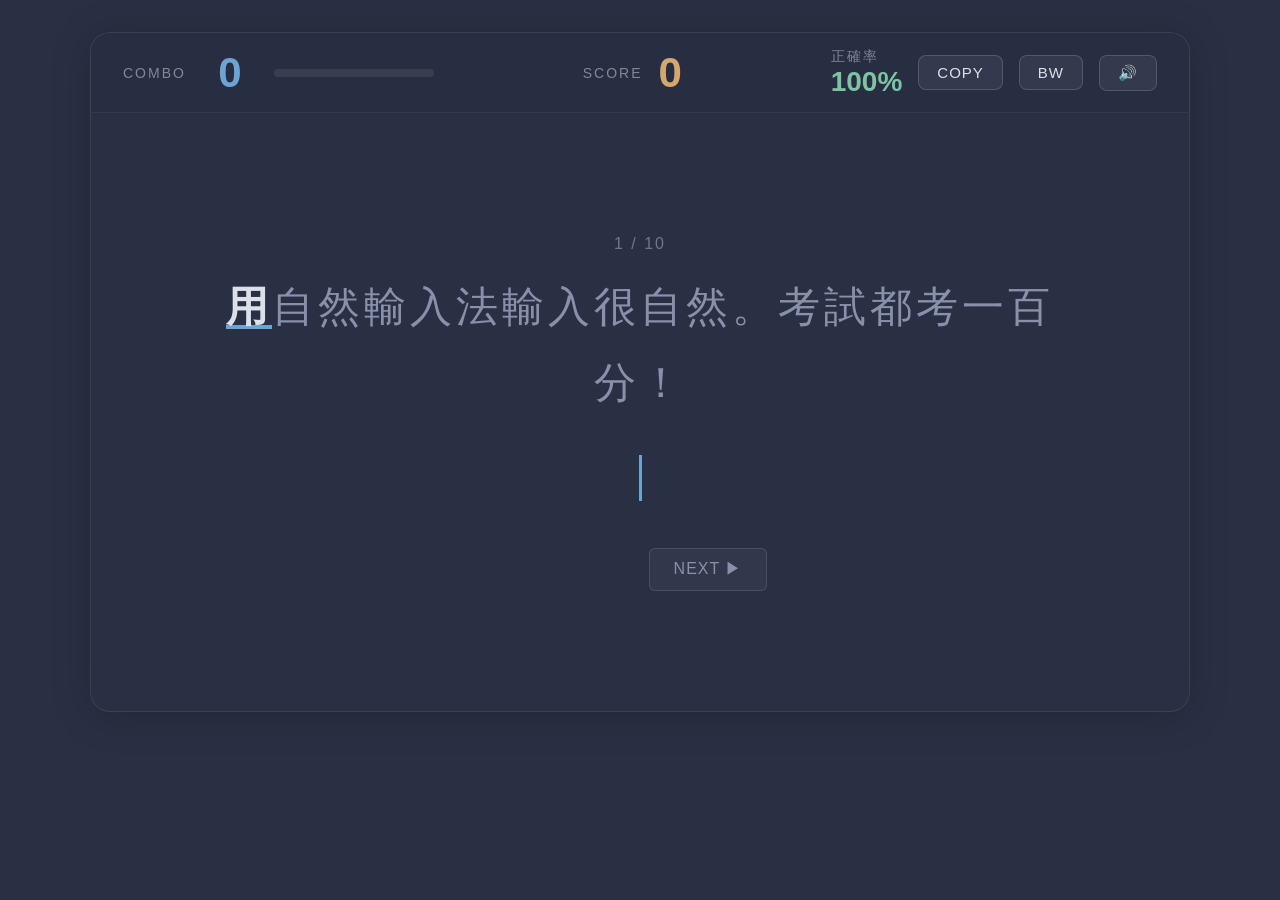
<file: test.html>
<!DOCTYPE html>
<html lang="zh-TW">
<head>
  <meta charset="UTF-8" />
  <meta name="viewport" content="width=device-width, initial-scale=1.0" />
  <title>TEST — Flow Combat Mode</title>
  <link rel="icon" href="data:," />
  <style>
    *, *::before, *::after { margin: 0; padding: 0; box-sizing: border-box; }

    :root {
      --bg: #2a3044;
      --surface: #343a50;
      --text: #dce0ea;
      --text-dim: #8890aa;
      --accent-blue: #6ea4d4;
      --accent-green: #7ec4a3;
      --accent-gold: #d4a76e;
      --accent-red: #d47070;
      --hud-bg: rgba(40,46,66,0.88);
    }
    body.theme-bw {
      --bg: #f5f5f5;
      --surface: #e8e8e8;
      --text: #1a1a1a;
      --text-dim: #999;
      --accent-blue: #4a90c4;
      --accent-green: #3a8a5a;
      --accent-gold: #b08030;
      --accent-red: #c04040;
      --hud-bg: rgba(240,240,240,0.92);
    }

    html, body {
      width: 100%;
      min-height: 100vh;
      background: var(--bg);
      color: var(--text);
      font-family: 'Segoe UI', 'Noto Sans TC', 'Microsoft JhengHei', sans-serif;
      overflow-x: hidden;
      transition: background 0.3s, color 0.3s;
    }

    body {
      display: flex;
      flex-direction: column;
      padding: 32px 24px;
    }

    #fcm-wrapper {
      max-width: 1100px;
      margin: 0 auto;
      width: 100%;
    }

    #fcm-container {
      position: relative;
      width: 100%;
      height: 680px;
      background: var(--bg);
      border: 1px solid rgba(255,255,255,0.08);
      border-radius: 20px;
      overflow: hidden;
      box-shadow: 0 4px 40px rgba(0,0,0,0.2);
    }

    .hidden { display: none !important; }

    /* HUD */
    #hud {
      position: sticky; top: 0; left: 0; right: 0;
      height: 80px; z-index: 100;
      display: flex; align-items: center; justify-content: space-between;
      padding: 0 32px;
      background: var(--hud-bg);
      backdrop-filter: blur(12px);
      border-bottom: 1px solid rgba(255,255,255,0.06);
      user-select: none;
      transition: background 0.3s;
    }
    #hud-left, #hud-center, #hud-right {
      display: flex; align-items: center; gap: 16px;
    }
    .hud-label { font-size: 14px; letter-spacing: 2px; opacity: 0.5; }
    #combo-value {
      font-size: 42px; font-weight: 800;
      color: var(--accent-blue);
      min-width: 56px; text-align: center;
      transition: color 0.3s;
    }
    #combo-bar-wrap {
      width: 160px; height: 8px;
      background: rgba(255,255,255,0.08);
      border-radius: 4px; overflow: hidden;
    }
    #combo-bar {
      width: 0%; height: 100%;
      background: var(--accent-blue);
      border-radius: 4px;
      transition: width 0.15s, background 0.3s;
    }
    #score-value   { font-size: 42px; font-weight: 800; color: var(--accent-gold); }
    #accuracy-value { font-size: 28px; font-weight: 700; color: var(--accent-green); }
    #hud-right button {
      padding: 8px 18px;
      border: 1px solid rgba(255,255,255,0.15);
      border-radius: 8px;
      background: rgba(255,255,255,0.06);
      color: var(--text);
      font-size: 15px; letter-spacing: 1px;
      cursor: pointer;
      transition: background 0.2s;
    }
    #hud-right button:hover { background: rgba(255,255,255,0.12); }
    #hud-right button.active {
      background: rgba(255,255,255,0.18);
      border-color: var(--accent-blue);
    }

    /* Typing Area */
    #typing-area {
      position: relative;
      width: 100%;
      height: calc(680px - 80px);
      display: flex;
      flex-direction: column;
      align-items: center;
      justify-content: center;
      padding: 0 6%;
    }
    #hidden-input {
      position: absolute;
      top: 50%; left: 50%;
      width: 1px; height: 1px;
      opacity: 0;
      pointer-events: none;
      z-index: -1;
    }

    /* TEST area — flat (no 3D roller) */
    #test-area {
      width: 100%;
      max-width: 900px;
      display: flex;
      flex-direction: column;
      align-items: center;
      gap: 0;
    }

    #sentence-counter {
      font-size: 16px;
      letter-spacing: 2px;
      opacity: 0.4;
      margin-bottom: 16px;
    }

    #target-display {
      font-size: 42px;
      letter-spacing: 4px;
      margin-bottom: 20px;
      user-select: none;
      line-height: 1.8;
      text-align: center;
    }

    #target-display .target-done   { color: rgba(126,196,163,0.3); }
    #target-display .target-error  { color: rgba(212,112,112,0.4); }
    #target-display .target-active {
      color: var(--text);
      font-weight: 700;
      text-decoration: underline;
      text-decoration-color: var(--accent-blue);
      text-underline-offset: 4px;
    }
    #target-display .target-pending { color: var(--text-dim); }

    #test-input-display {
      font-size: 42px;
      letter-spacing: 4px;
      line-height: 1.8;
      min-height: 50px;
      text-align: center;
    }

    #test-nav {
      display: flex;
      gap: 16px;
      margin-top: 32px;
    }
    #test-nav button {
      padding: 10px 24px;
      border: 1px solid rgba(255,255,255,0.12);
      border-radius: 6px;
      background: rgba(255,255,255,0.04);
      color: var(--text-dim);
      font-size: 16px;
      letter-spacing: 1px;
      cursor: pointer;
      transition: background 0.2s, color 0.2s;
    }
    #test-nav button:hover { background: rgba(255,255,255,0.1); color: var(--text); }

    /* Char styles */
    .char { display: inline; }
    .char.correct { color: var(--accent-green); }
    .char.wrong   { color: var(--accent-red); text-decoration: underline wavy var(--accent-red); }
    .char.normal  { color: var(--text); }

    .composing {
      color: var(--accent-blue);
      opacity: 0.6;
      border-bottom: 2px dashed var(--accent-blue);
    }
    .cursor {
      display: inline-block;
      width: 3px; height: 1.1em;
      background: var(--accent-blue);
      vertical-align: text-bottom;
      animation: blink 1s step-end infinite;
      margin-left: 1px;
    }
    @keyframes blink { 50% { opacity: 0; } }

    /* Complete msg */
    #complete-msg {
      position: absolute;
      top: 50%; left: 50%;
      transform: translate(-50%, -50%);
      font-size: 64px; font-weight: 900;
      letter-spacing: 10px;
      color: var(--accent-gold);
      text-shadow: 0 0 40px rgba(212,167,110,0.6);
      opacity: 0;
      pointer-events: none;
      z-index: 200;
      transition: opacity 0.3s;
    }
    #complete-msg.show { opacity: 1; }

    /* Canvas */
    #vfx {
      position: absolute; top: 0; left: 0;
      width: 100%; height: 100%;
      z-index: 9999;
      pointer-events: none;
    }

    /* Animations */
    @keyframes scale-bounce {
      0%   { transform: scale(0.3); opacity: 0.2; }
      50%  { transform: scale(1.2); }
      100% { transform: scale(1); opacity: 1; }
    }
    .char-spawn { display: inline-block; animation: scale-bounce 0.08s ease-out; }

    @keyframes screen-shake {
      0%   { transform: translate(0,0); }
      20%  { transform: translate(-3px,2px); }
      40%  { transform: translate(3px,-2px); }
      60%  { transform: translate(-2px,3px); }
      80%  { transform: translate(2px,-1px); }
      100% { transform: translate(0,0); }
    }
    .screen-shake { animation: screen-shake 0.1s ease-out; }

    @keyframes error-shake {
      0%   { transform: translate(0,0); }
      15%  { transform: translate(-8px,0); }
      30%  { transform: translate(8px,0); }
      45%  { transform: translate(-6px,0); }
      60%  { transform: translate(6px,0); }
      75%  { transform: translate(-3px,0); }
      100% { transform: translate(0,0); }
    }
    .error-shake { animation: error-shake 0.3s ease-out; }

    /* Combo tiers */
    .combo-green #combo-value { color: var(--accent-green); }
    .combo-green #combo-bar   { background: var(--accent-green); }
    .combo-gold  #combo-value { color: var(--accent-gold); }
    .combo-gold  #combo-bar   { background: var(--accent-gold); }

    /* BW overrides */
    body.theme-bw #hud { border-bottom-color: rgba(0,0,0,0.1); }
    body.theme-bw #hud-right button { border-color: rgba(0,0,0,0.15); background: rgba(0,0,0,0.04); }
    body.theme-bw #hud-right button:hover { background: rgba(0,0,0,0.08); }
    body.theme-bw #hud-right button.active { background: rgba(0,0,0,0.12); border-color: var(--accent-blue); }
    body.theme-bw #combo-bar-wrap { background: rgba(0,0,0,0.08); }
    body.theme-bw #target-display .target-done  { color: rgba(58,138,90,0.35); }
    body.theme-bw #target-display .target-error { color: rgba(192,64,64,0.4); }
    body.theme-bw #test-nav button { border-color: rgba(0,0,0,0.12); background: rgba(0,0,0,0.04); }
    body.theme-bw .cursor { background: var(--text); }
  </style>
</head>
<body>

  <div id="fcm-wrapper">
    <div id="fcm-container">

      <!-- HUD -->
      <div id="hud">
        <div id="hud-left">
          <div class="hud-label">COMBO</div>
          <div id="combo-value">0</div>
          <div id="combo-bar-wrap"><div id="combo-bar"></div></div>
        </div>
        <div id="hud-center">
          <div class="hud-label">SCORE</div>
          <div id="score-value">0</div>
        </div>
        <div id="hud-right">
          <div id="accuracy-wrap">
            <div class="hud-label">正確率</div>
            <div id="accuracy-value">100%</div>
          </div>
          <button id="btn-copy" title="複製文字">COPY</button>
          <button id="btn-theme" title="切換主題">BW</button>
          <button id="btn-mute" title="靜音切換">🔊</button>
        </div>
      </div>

      <!-- Typing Area -->
      <div id="typing-area">
        <div id="test-area">
          <div id="sentence-counter"></div>
          <div id="target-display"></div>
          <div id="test-input-display"></div>
          <div id="test-nav">
            <button id="btn-prev">&#9664; PREV</button>
            <button id="btn-next">NEXT &#9654;</button>
          </div>
        </div>
        <textarea id="hidden-input" autocomplete="off" autocorrect="off" autocapitalize="off" spellcheck="false"></textarea>
      </div>

      <div id="complete-msg">PERFECT!</div>
      <canvas id="vfx"></canvas>

    </div>
  </div>

  <script>
    const SENTENCES = [
      '用自然輸入法輸入很自然。考試都考一百分！',
      '愈來愈多老師要求學生用簡報軟體做口頭報告',
      '聽眾不會在乎你有時看看講稿或小抄',
      '投影片上只留下最基本最重要的資訊',
      '沒有色彩變化的投影片真的很無趣',
      '運用動畫音效一定要謹慎寧缺毋濫',
      '決定簡報成功與否不是做了多少張投影片',
      '字體不花俏不多變聽眾才能一目了然',
      '簡報設計簡潔化就可避免窘況發生',
      '把每個條列重點分開各做一張投影片',
    ];

    // ── DOM ──
    const hiddenInput      = document.getElementById('hidden-input');
    const testInputDisplay = document.getElementById('test-input-display');
    const targetDisplay    = document.getElementById('target-display');
    const comboValueEl     = document.getElementById('combo-value');
    const comboBar         = document.getElementById('combo-bar');
    const scoreValueEl     = document.getElementById('score-value');
    const accuracyEl       = document.getElementById('accuracy-value');
    const hudEl            = document.getElementById('hud');
    const btnCopy          = document.getElementById('btn-copy');
    const btnTheme         = document.getElementById('btn-theme');
    const btnMute          = document.getElementById('btn-mute');
    const btnPrev          = document.getElementById('btn-prev');
    const btnNext          = document.getElementById('btn-next');
    const typingArea       = document.getElementById('typing-area');
    const completeMsg      = document.getElementById('complete-msg');
    const sentenceCounter  = document.getElementById('sentence-counter');
    const canvas           = document.getElementById('vfx');
    const ctx              = canvas.getContext('2d');

    // ── State ──
    let combo = 0, score = 0, muted = false;
    let totalCorrect = 0, totalTyped = 0;
    let sentenceIdx = 0, currentTarget = '';
    let prevText = '', composingText = '', isComposing = false;
    let processTimer = null, lastCommittedValue = '';
    let themeBW = false;
    let isDeleteKeyActive = false; // 🌟 實體刪除鍵狀態防禦

    const COMBO_TIERS = [
      { min: 0,  color: '#6ea4d4', bwColor: '#4a90c4', mult: 1 },
      { min: 10, color: '#7ec4a3', bwColor: '#3a8a5a', mult: 2 },
      { min: 30, color: '#d4a76e', bwColor: '#b08030', mult: 4 },
    ];
    const BASE_POINT = 10;
    const MAX_PARTICLES = 200;
    const PUNCT = new Set('。，！？；：、.!?,;:');

    // ── Audio ──
    let audioCtx = null;
    function ensureAudio() {
      if (!audioCtx) audioCtx = new AudioContext();
      if (audioCtx.state === 'suspended') audioCtx.resume();
    }
    function playTone(freq, dur, type = 'sine', vol = 0.08) {
      if (muted || !audioCtx) return;
      const o = audioCtx.createOscillator();
      const g = audioCtx.createGain();
      o.type = type;
      o.frequency.setValueAtTime(freq, audioCtx.currentTime);
      g.gain.setValueAtTime(vol, audioCtx.currentTime);
      g.gain.exponentialRampToValueAtTime(0.001, audioCtx.currentTime + dur / 1000);
      o.connect(g).connect(audioCtx.destination);
      o.start(); o.stop(audioCtx.currentTime + dur / 1000);
    }
    function sfxCorrect()  { playTone(520, 30); }
    function sfxWrong()    { playTone(200, 60, 'sawtooth', 0.06); }
    function sfxError()    { playTone(150, 100, 'sawtooth', 0.06); }
    function sfxUpgrade()  { playTone(880, 150, 'sine', 0.1); }
    function sfxComplete() { playTone(660, 200); setTimeout(() => playTone(880, 300), 150); }

    // ── Canvas ──
    const fcmContainer = document.getElementById('fcm-container');
    function resizeCanvas() {
      const rect = fcmContainer.getBoundingClientRect();
      canvas.width  = rect.width  * devicePixelRatio;
      canvas.height = rect.height * devicePixelRatio;
      canvas.style.width  = rect.width  + 'px';
      canvas.style.height = rect.height + 'px';
      ctx.setTransform(devicePixelRatio, 0, 0, devicePixelRatio, 0, 0);
    }
    window.addEventListener('resize', resizeCanvas);
    resizeCanvas();

    // ── Particles ──
    const particles = [];
    function getParticle() {
      for (let i = 0; i < particles.length; i++) if (!particles[i].alive) return particles[i];
      if (particles.length < MAX_PARTICLES) { const p = { alive: false }; particles.push(p); return p; }
      return null;
    }
    function spawnParticles(x, y, count, color, spread = 80) {
      const cr = fcmContainer.getBoundingClientRect();
      const cx = x - cr.left, cy = y - cr.top;
      for (let i = 0; i < count; i++) {
        const p = getParticle(); if (!p) break;
        const a = Math.random() * Math.PI * 2;
        const s = Math.random() * spread + 20;
        Object.assign(p, { alive: true, x: cx, y: cy, vx: Math.cos(a)*s, vy: Math.sin(a)*s - 30,
          life: 1, decay: 0.02 + Math.random()*0.03, size: 2 + Math.random()*3, color });
      }
    }
    let lastFrame = 0;
    function renderLoop(ts) {
      const dt = Math.min((ts - lastFrame) / 1000, 0.05); lastFrame = ts;
      ctx.clearRect(0, 0, canvas.width/devicePixelRatio, canvas.height/devicePixelRatio);
      for (const p of particles) {
        if (!p.alive) continue;
        p.x += p.vx*dt; p.y += p.vy*dt; p.vy += 120*dt; p.life -= p.decay;
        if (p.life <= 0) { p.alive = false; continue; }
        ctx.globalAlpha = Math.min(p.life, 0.45);
        ctx.fillStyle = p.color;
        ctx.beginPath(); ctx.arc(p.x, p.y, p.size*p.life, 0, Math.PI*2); ctx.fill();
      }
      ctx.globalAlpha = 1;
      requestAnimationFrame(renderLoop);
    }
    requestAnimationFrame(renderLoop);

    // ── Combo / Score ──
    function getTier() {
      for (let i = COMBO_TIERS.length - 1; i >= 0; i--)
        if (combo >= COMBO_TIERS[i].min) return COMBO_TIERS[i];
      return COMBO_TIERS[0];
    }
    function tierColor(tier) { return themeBW ? tier.bwColor : tier.color; }
    function errColor()      { return themeBW ? '#c04040' : '#d47070'; }

    function updateHUD() {
      comboValueEl.textContent = combo;
      scoreValueEl.textContent = score;
      comboBar.style.width = Math.min(combo/50, 1)*100 + '%';
      hudEl.classList.remove('combo-green', 'combo-gold');
      if (combo >= 30) hudEl.classList.add('combo-gold');
      else if (combo >= 10) hudEl.classList.add('combo-green');
      const acc = totalTyped === 0 ? 100 : Math.round((totalCorrect/totalTyped)*100);
      accuracyEl.textContent = acc + '%';
    }
    function addCombo() {
      const prev = getTier(); combo++;
      const next = getTier();
      score += BASE_POINT * next.mult;
      if (next !== prev) sfxUpgrade();
      updateHUD();
    }
    function breakCombo() { combo = 0; updateHUD(); }

    // ── Helpers ──
    function esc(s) { return s.replace(/&/g,'&amp;').replace(/</g,'&lt;').replace(/>/g,'&gt;'); }
    function getCharPosAt(container, idx) {
      const spans = container.querySelectorAll('.char');
      const span = spans[idx] || spans[spans.length - 1];
      if (span) { const r = span.getBoundingClientRect(); return { x: r.left + r.width/2, y: r.top + r.height/2 }; }
      const r = container.getBoundingClientRect();
      return { x: r.left + 20, y: r.top + r.height/2 };
    }

    // ── Shake ──
    function shakeEl(el, cls) {
      el.classList.remove(cls); void el.offsetWidth;
      el.classList.add(cls);
      el.addEventListener('animationend', () => el.classList.remove(cls), { once: true });
    }
    function shakeScreen() { shakeEl(typingArea, 'screen-shake'); }
    function errorShake()  { shakeEl(typingArea, 'error-shake'); }

    // ── 選取與游標輔助函數 ──
    function getSelection() {
      const val = hiddenInput.value;
      const startIdx = [...val.slice(0, hiddenInput.selectionStart)].length;
      const endIdx   = [...val.slice(0, hiddenInput.selectionEnd)].length;
      return { start: startIdx, end: endIdx };
    }

    function setSelectionIndex(charIdx) {
      const val = hiddenInput.value;
      let byteIdx = 0;
      let count = 0;
      for (const char of val) {
        if (count >= charIdx) break;
        byteIdx += char.length;
        count++;
      }
      hiddenInput.selectionStart = byteIdx;
      hiddenInput.selectionEnd = byteIdx;
    }

    // ── Render TEST ──
    function renderTest(committed, composing) {
      const targetChars = [...currentTarget];
      const typedChars  = [...committed];
      const typedLen = typedChars.length;

      const sel = getSelection();
      const cursorPos = sel.start;

      let inputHtml = '';
      let cursorInserted = false;

      for (let i = 0; i < typedLen; i++) {
        if (i === cursorPos && sel.start === sel.end && !composing && !cursorInserted) {
          inputHtml += '<span class="cursor"></span>';
          cursorInserted = true;
        }
        const ok = targetChars[i] !== undefined && typedChars[i] === targetChars[i];
        const cls = ok ? 'correct' : 'wrong';
        const spawn = (i === typedLen - 1 && !composing) ? ' char-spawn' : '';
        inputHtml += '<span class="char ' + cls + spawn + '">' + esc(typedChars[i]) + '</span>';
      }
      if (composing) inputHtml += '<span class="composing">' + esc(composing) + '</span>';
      if (!cursorInserted && !composing) inputHtml += '<span class="cursor"></span>';
      testInputDisplay.innerHTML = inputHtml;

      let targetHtml = '';
      for (let i = 0; i < targetChars.length; i++) {
        let cls = 'target-pending';
        if (i < typedLen) {
          cls = (typedChars[i] === targetChars[i]) ? 'target-done' : 'target-error';
        } else if (i === typedLen) {
          cls = 'target-active';
        }
        targetHtml += '<span class="' + cls + '">' + esc(targetChars[i]) + '</span>';
      }
      targetDisplay.innerHTML = targetHtml;
    }

    function handleTestChange(committed, wasDelete) {
      ensureAudio();
      const targetChars = [...currentTarget];
      const typedChars  = [...committed];

      const sel = getSelection();

      if (wasDelete) {
        breakCombo(); errorShake(); sfxError();
        renderTest(committed, '');
        requestAnimationFrame(() => {
          const pos = sel.start > 0
            ? getCharPosAt(testInputDisplay, sel.start - 1)
            : { x: testInputDisplay.getBoundingClientRect().left + 20, y: testInputDisplay.getBoundingClientRect().top + 20 };
          spawnParticles(pos.x, pos.y, 12, errColor(), 100);
        });
        return;
      }

      const prevChars = [...prevText];
      const newCount  = typedChars.length - prevChars.length;
      const insStart  = sel.start - newCount;

      for (let i = 0; i < newCount; i++) {
        const idx = insStart + i;
        totalTyped++;
        if (targetChars[idx] !== undefined && typedChars[idx] === targetChars[idx]) {
          totalCorrect++; addCombo(); sfxCorrect();
        } else {
          breakCombo(); sfxWrong();
        }
      }

      renderTest(committed, '');
      requestAnimationFrame(() => {
        const lastIdx = insStart + newCount - 1;
        if (lastIdx < 0) return;
        const pos = getCharPosAt(testInputDisplay, lastIdx);
        const ok  = targetChars[lastIdx] !== undefined && typedChars[lastIdx] === targetChars[lastIdx];
        if (ok) {
          const tier = getTier();
          spawnParticles(pos.x, pos.y, 5 + Math.min(combo, 30), tierColor(tier));
          if (PUNCT.has(typedChars[lastIdx])) {
            shakeScreen();
            spawnParticles(pos.x, pos.y, 15, tierColor(tier), 120);
          }
        } else {
          spawnParticles(pos.x, pos.y, 8, errColor(), 60);
          errorShake();
        }
      });

      if (typedChars.length === targetChars.length) {
        const allCorrect = typedChars.every((c, i) => c === targetChars[i]);
        if (allCorrect) onSentenceComplete();
      }
    }

    function onSentenceComplete() {
      sfxComplete();
      completeMsg.classList.add('show');
      setTimeout(() => completeMsg.classList.remove('show'), 1500);
      const r = testInputDisplay.getBoundingClientRect();
      spawnParticles(r.left + r.width/2, r.top + r.height/2, 50, tierColor(getTier()), 150);
      setTimeout(() => {
        if (sentenceIdx < SENTENCES.length - 1) loadSentence(sentenceIdx + 1);
      }, 1200);
    }

    function updateNav() {
      sentenceCounter.textContent = (sentenceIdx + 1) + ' / ' + SENTENCES.length;
      btnPrev.style.visibility = sentenceIdx > 0 ? 'visible' : 'hidden';
      btnNext.style.visibility = sentenceIdx < SENTENCES.length - 1 ? 'visible' : 'hidden';
    }

    function loadSentence(idx) {
      sentenceIdx = idx;
      currentTarget = SENTENCES[idx];
      hiddenInput.value = '';
      prevText = '';
      composingText = '';
      lastCommittedValue = '';
      updateNav();
      renderTest('', '');
      hiddenInput.focus();
    }

    btnPrev.addEventListener('click', (e) => {
      e.stopPropagation();
      if (sentenceIdx > 0) loadSentence(sentenceIdx - 1);
    });
    btnNext.addEventListener('click', (e) => {
      e.stopPropagation();
      if (sentenceIdx < SENTENCES.length - 1) loadSentence(sentenceIdx + 1);
    });

    function toHalfWidth(str) {
      if (!str) return '';
      return str
        .replace(/[\uFF01-\uFF5E]/g, (ch) => String.fromCharCode(ch.charCodeAt(0) - 0xfee0))
        .replace(/　/g, ' ')
        .replace(/。/g, '.')
        .replace(/、/g, ',');
    }

    // ── IME ──
    hiddenInput.addEventListener('compositionstart', () => {
      isComposing = true; composingText = '';
      lastCommittedValue = hiddenInput.value;
    });
    hiddenInput.addEventListener('compositionupdate', (e) => {
      composingText = e.data || '';
      const currentVal = hiddenInput.value;
      let committed = lastCommittedValue;

      const hCurrent = toHalfWidth(currentVal);
      const hLast = toHalfWidth(lastCommittedValue);
      const hComp = toHalfWidth(composingText);

      if (composingText && hCurrent.endsWith(hComp)) {
        committed = currentVal.slice(0, -composingText.length);
      } else if (composingText && hLast.endsWith(hComp)) {
        // 🌟 Slices off from lastCommittedValue if browser update lag occurs
        committed = lastCommittedValue.slice(0, -composingText.length);
      }
      renderTest(committed, composingText);
    });
    hiddenInput.addEventListener('compositionend', () => {
      isComposing = false; composingText = '';
      clearTimeout(processTimer);
      processTimer = setTimeout(processInput, 30);
    });
    hiddenInput.addEventListener('input', (e) => {
      if (isComposing || e.isComposing) return;
      clearTimeout(processTimer);
      processTimer = setTimeout(processInput, 30);
    });

    // Prevent exceeding target length
    hiddenInput.addEventListener('keydown', (e) => {
      if (e.key === 'Backspace' || e.key === 'Delete') {
        isDeleteKeyActive = true;
      }
      if (isComposing || e.key === 'Process') return;
      const targetLen  = [...currentTarget].length;
      const currentLen = [...hiddenInput.value].length;
      if (e.key.length === 1 && !e.ctrlKey && !e.metaKey && currentLen >= targetLen) {
        e.preventDefault();
      }
    });
    hiddenInput.addEventListener('select', () => {
      if (isComposing) return;
      renderTest(hiddenInput.value, composingText);
    });
    hiddenInput.addEventListener('keyup', (e) => {
      if (e.key === 'Backspace' || e.key === 'Delete') {
        isDeleteKeyActive = false;
      }
      if (isComposing) return;
      const nav = ['ArrowLeft', 'ArrowRight', 'ArrowUp', 'ArrowDown', 'Home', 'End', 'Shift'];
      if (nav.includes(e.key) || e.shiftKey) {
        renderTest(hiddenInput.value, composingText);
      }
    });

    testInputDisplay.addEventListener('click', (e) => {
      e.stopPropagation();
      const charSpan = e.target.closest('.char');
      if (charSpan) {
        const spans = Array.from(testInputDisplay.querySelectorAll('.char'));
        const idx = spans.indexOf(charSpan);
        if (idx !== -1) {
          const rect = charSpan.getBoundingClientRect();
          const clickX = e.clientX - rect.left;
          const isBefore = clickX < rect.width / 2;
          const cursorIdx = isBefore ? idx : idx + 1;
          setSelectionIndex(cursorIdx);
        }
      } else {
        const typedLen = [...hiddenInput.value].length;
        setSelectionIndex(typedLen);
      }
      hiddenInput.focus();
      renderTest(hiddenInput.value, isComposing ? composingText : '');
    });

    function processInput() {
      if (isComposing) return;
      const committed = hiddenInput.value;
      if (committed === prevText) { renderTest(committed, ''); return; }
      
      const wasDelete = [...committed].length < [...prevText].length;
      
      // 🌟 IME 刪除同步安全閥：若字數減少但實體刪除鍵沒有被按下，判定為 IME 自動刪除，進行還原
      if (wasDelete && !isDeleteKeyActive) {
        console.log('[IME DEBUG] 攔截到 IME 自動同步刪除，還原數值至:', prevText);
        hiddenInput.value = prevText;
        lastCommittedValue = prevText;
        renderTest(prevText, '');
        return;
      }

      handleTestChange(committed, wasDelete);
      prevText = committed;
      lastCommittedValue = committed;
    }

    // ── Focus ──
    document.addEventListener('click', (e) => {
      if (e.target.tagName === 'BUTTON' || e.target.tagName === 'INPUT') return;
      hiddenInput.focus();
    });

    // ── Buttons ──
    btnCopy.addEventListener('click', (e) => {
      e.stopPropagation();
      const text = hiddenInput.value;
      if (!text) return;
      navigator.clipboard.writeText(text).then(() => {
        btnCopy.textContent = 'OK!';
        setTimeout(() => { btnCopy.textContent = 'COPY'; }, 1000);
      });
    });

    btnTheme.addEventListener('click', (e) => {
      e.stopPropagation();
      themeBW = !themeBW;
      document.body.classList.toggle('theme-bw', themeBW);
      btnTheme.classList.toggle('active', themeBW);
      hiddenInput.focus();
    });

    btnMute.addEventListener('click', (e) => {
      e.stopPropagation();
      muted = !muted;
      btnMute.textContent = muted ? '🔇' : '🔊';
      if (muted && audioCtx) audioCtx.suspend();
      else if (!muted && audioCtx) audioCtx.resume();
    });

    // ── Init ──
    loadSentence(0);
    updateHUD();
    hiddenInput.focus();
  </script>
</body>
</html>
</file>
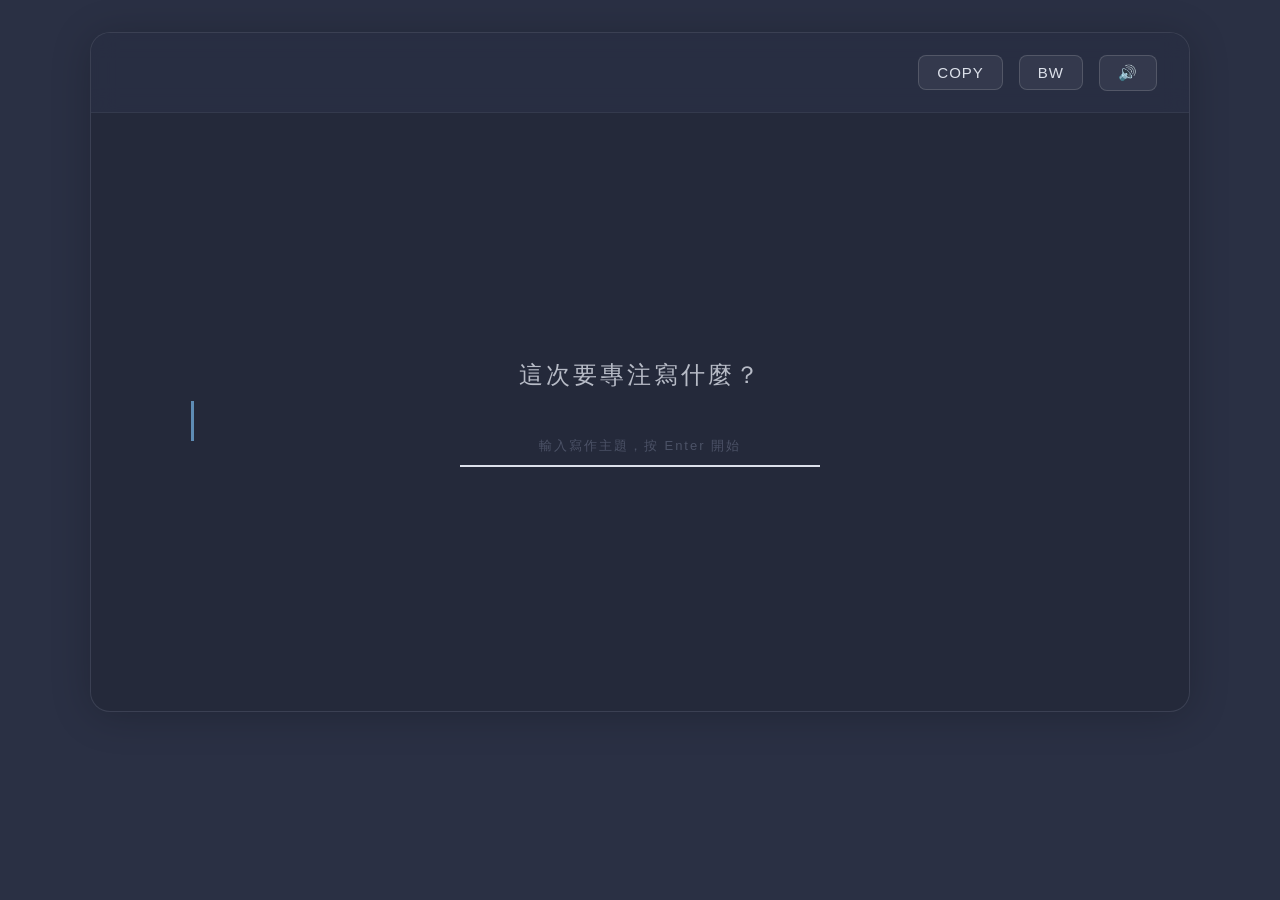
<file: zen.html>
<!DOCTYPE html>
<html lang="zh-TW">
<head>
  <meta charset="UTF-8" />
  <meta name="viewport" content="width=device-width, initial-scale=1.0" />
  <title>ZEN — Flow Combat Mode</title>
  <link rel="icon" href="data:," />
  <style>
    *, *::before, *::after { margin: 0; padding: 0; box-sizing: border-box; }

    :root {
      --bg: #2a3044;
      --surface: #343a50;
      --text: #dce0ea;
      --text-dim: #8890aa;
      --accent-blue: #6ea4d4;
      --accent-green: #7ec4a3;
      --accent-gold: #d4a76e;
      --accent-red: #d47070;
      --hud-bg: rgba(40,46,66,0.88);
    }
    body.theme-bw {
      --bg: #f5f5f5;
      --surface: #e8e8e8;
      --text: #1a1a1a;
      --text-dim: #999;
      --accent-blue: #4a90c4;
      --accent-green: #3a8a5a;
      --accent-gold: #b08030;
      --accent-red: #c04040;
      --hud-bg: rgba(240,240,240,0.92);
    }

    html, body {
      width: 100%;
      min-height: 100vh;
      background: var(--bg);
      color: var(--text);
      font-family: 'Segoe UI', 'Noto Sans TC', 'Microsoft JhengHei', sans-serif;
      overflow-x: hidden;
      transition: background 0.3s, color 0.3s;
    }

    body {
      display: flex;
      flex-direction: column;
      padding: 32px 24px;
    }

    #fcm-wrapper {
      max-width: 1100px;
      margin: 0 auto;
      width: 100%;
    }

    #fcm-container {
      position: relative;
      width: 100%;
      height: 680px;
      background: var(--bg);
      border: 1px solid rgba(255,255,255,0.08);
      border-radius: 20px;
      overflow: hidden;
      box-shadow: 0 4px 40px rgba(0,0,0,0.2);
    }

    .hidden { display: none !important; }

    /* HUD */
    #hud {
      position: sticky; top: 0; left: 0; right: 0;
      height: 80px; z-index: 100;
      display: flex; align-items: center; justify-content: space-between;
      padding: 0 32px;
      background: var(--hud-bg);
      backdrop-filter: blur(12px);
      border-bottom: 1px solid rgba(255,255,255,0.06);
      user-select: none;
      transition: background 0.3s;
    }
    #hud-left, #hud-center, #hud-right {
      display: flex; align-items: center; gap: 16px;
    }
    #hud-right button {
      padding: 8px 18px;
      border: 1px solid rgba(255,255,255,0.15);
      border-radius: 8px;
      background: rgba(255,255,255,0.06);
      color: var(--text);
      font-size: 15px; letter-spacing: 1px;
      cursor: pointer;
      transition: background 0.2s;
    }
    #hud-right button:hover { background: rgba(255,255,255,0.12); }
    #hud-right button.active {
      background: rgba(255,255,255,0.18);
      border-color: var(--accent-blue);
    }

    /* ZEN Timer */
    #zen-timer {
      display: flex;
      align-items: center;
      gap: 8px;
    }
    #zen-timer-value {
      font-size: 32px;
      font-weight: 600;
      color: var(--text-dim);
      letter-spacing: 2px;
      font-variant-numeric: tabular-nums;
    }
    #btn-zen-timer-mode {
      padding: 5px 12px;
      border: 1px solid rgba(255,255,255,0.08);
      border-radius: 6px;
      background: transparent;
      color: var(--text-dim);
      font-size: 20px;
      cursor: pointer;
      transition: background 0.2s;
    }
    #btn-zen-timer-mode:hover { background: rgba(255,255,255,0.06); }

    /* Typing Area */
    #typing-area {
      position: relative;
      width: 100%;
      height: calc(680px - 80px);
      display: flex;
      flex-direction: column;
      align-items: center;
      justify-content: center;
      padding: 0 6%;
    }
    #hidden-input {
      position: absolute;
      top: 50%; left: 50%;
      width: 1px; height: 1px;
      opacity: 0;
      pointer-events: none;
      z-index: -1;
    }

    /* Free area — no roller effect */
    #free-area {
      width: 100%;
      max-width: 900px;
      height: 100%;
      overflow-y: scroll;
      overflow-x: hidden;
      position: relative;
      scrollbar-width: none;
      cursor: grab;
    }
    #free-area::-webkit-scrollbar { display: none; }
    #free-area:active { cursor: grabbing; }

    #input-display {
      font-size: 36px;
      line-height: 2;
      letter-spacing: 3px;
      text-align: left;
      width: 100%;
      padding: 200px 0 200px 0;
      word-break: break-all;
      overflow-wrap: break-word;
    }

    /* Char & cursor */
    .composing {
      color: var(--accent-blue);
      opacity: 0.6;
      border-bottom: 2px dashed var(--accent-blue);
    }
    .cursor {
      display: inline-block;
      width: 3px; height: 1.1em;
      background: var(--accent-blue);
      vertical-align: text-bottom;
      animation: blink 1s step-end infinite;
      margin-left: 1px;
    }
    @keyframes blink { 50% { opacity: 0; } }

    /* Markdown highlights */
    .md-h1 { font-size: 1.6em; font-weight: 800; color: var(--accent-gold); }
    .md-h2 { font-size: 1.3em; font-weight: 700; color: var(--accent-gold); opacity: 0.85; }
    .md-h3 { font-size: 1.1em; font-weight: 600; color: var(--accent-gold); opacity: 0.7; }
    .md-bold { font-weight: 800; color: var(--text); }
    .md-li { color: var(--accent-green); }

    /* ZEN Overlay */
    #zen-overlay {
      position: absolute;
      inset: 0;
      display: flex;
      flex-direction: column;
      align-items: center;
      justify-content: center;
      z-index: 50;
      background: rgba(0,0,0,0.15);
    }

    /* Breathing Ring */
    #zen-breathe {
      display: flex;
      flex-direction: column;
      align-items: center;
      justify-content: center;
      gap: 32px;
    }
    #zen-ring {
      width: 0; height: 0;
      border-radius: 50%;
      border: 3px solid var(--accent-blue);
      opacity: 0.5;
      box-shadow: 0 0 40px rgba(110,164,212,0.15);
    }
    #zen-breathe-label {
      font-size: 24px;
      letter-spacing: 8px;
      color: var(--text-dim);
      opacity: 0.8;
      text-transform: uppercase;
    }
    #zen-breathe-count {
      font-size: 16px;
      letter-spacing: 2px;
      color: var(--text-dim);
      opacity: 0.4;
    }
    @keyframes zen-inhale {
      from { width: 0; height: 0; opacity: 0.3; }
      to   { width: 200px; height: 200px; opacity: 0.6; }
    }
    @keyframes zen-topup {
      0%   { width: 200px; height: 200px; opacity: 0.6; }
      50%  { opacity: 0.85; }
      100% { width: 250px; height: 250px; opacity: 0.7; }
    }
    @keyframes zen-exhale {
      from { width: 250px; height: 250px; opacity: 0.7; border-color: var(--accent-blue); }
      to   { width: 0; height: 0; opacity: 0; border-color: transparent; }
    }
    #zen-ring.inhale { animation: zen-inhale 4s ease-in-out forwards; }
    #zen-ring.topup  { animation: zen-topup  1s ease-in-out forwards; }
    #zen-ring.exhale { animation: zen-exhale 7s ease-in-out forwards; }

    /* Signal Scraper */
    #zen-scraper {
      display: flex;
      flex-direction: column;
      align-items: center;
      gap: 28px;
    }
    #zen-scraper-prompt {
      font-size: 24px;
      letter-spacing: 3px;
      color: var(--text);
      opacity: 0.8;
      text-align: center;
    }
    #zen-scraper-input {
      display: flex;
      align-items: center;
      gap: 12px;
    }
    #zen-keyword-input {
      background: transparent;
      border: none;
      border-bottom: 2px solid var(--accent-blue);
      color: var(--text);
      font-size: 30px;
      letter-spacing: 2px;
      text-align: center;
      width: 280px;
      padding: 8px 4px;
      outline: none;
      font-family: inherit;
      transition: border-color 0.3s;
    }
    #zen-keyword-input:focus { border-bottom-color: var(--text); }
    #zen-keyword-input::placeholder { color: var(--text-dim); opacity: 0.4; font-size: 13px; }
    #zen-keyword-count {
      font-size: 18px;
      color: var(--text-dim);
      letter-spacing: 2px;
    }
    #zen-keywords-display {
      min-height: 50px;
      display: flex;
      gap: 20px;
      justify-content: center;
      flex-wrap: wrap;
    }
    @keyframes evaporate {
      0%   { opacity: 1; transform: translateY(0) scale(1); filter: blur(0); }
      50%  { opacity: 0.4; transform: translateY(-40px) scale(1.05); filter: blur(2px); }
      100% { opacity: 0; transform: translateY(-80px) scale(1.15); filter: blur(6px); }
    }
    .zen-keyword {
      font-size: 28px;
      letter-spacing: 3px;
      color: var(--accent-blue);
      display: inline-block;
    }
    .zen-keyword.evaporate { animation: evaporate 3s ease-out forwards; }

    /* ZEN Topic Step */
    #zen-topic-step {
      display: flex;
      flex-direction: column;
      align-items: center;
      gap: 24px;
    }
    .zen-step-prompt {
      font-size: 24px;
      letter-spacing: 3px;
      color: var(--text);
      opacity: 0.8;
    }
    #zen-topic-input {
      background: transparent;
      border: none;
      border-bottom: 2px solid var(--accent-blue);
      color: var(--text);
      font-size: 30px;
      letter-spacing: 2px;
      text-align: center;
      width: 360px;
      padding: 8px 4px;
      outline: none;
      font-family: inherit;
    }
    #zen-topic-input:focus { border-bottom-color: var(--text); }
    #zen-topic-input::placeholder { color: var(--text-dim); opacity: 0.4; font-size: 13px; }

    /* ZEN Topic Bar */
    #zen-topic-bar {
      position: absolute;
      top: 84px; left: 50%;
      transform: translateX(-50%);
      font-size: 13px;
      letter-spacing: 3px;
      color: var(--text-dim);
      opacity: 0.4;
      z-index: 101;
      pointer-events: none;
    }

    /* ZEN Notify */
    #zen-notify {
      position: absolute;
      bottom: 32px; right: 32px;
      background: var(--surface);
      border: 1px solid rgba(255,255,255,0.08);
      border-radius: 12px;
      padding: 20px 24px;
      z-index: 300;
      max-width: 360px;
      backdrop-filter: blur(12px);
      animation: zen-notify-in 0.4s ease-out;
    }
    @keyframes zen-notify-in {
      from { opacity: 0; transform: translateY(20px); }
      to   { opacity: 1; transform: translateY(0); }
    }
    #zen-notify-text {
      font-size: 18px;
      line-height: 1.6;
      color: var(--text);
      margin-bottom: 16px;
    }
    #zen-notify-btns {
      display: flex;
      gap: 10px;
    }
    #zen-notify-btns button {
      padding: 8px 20px;
      border: 1px solid rgba(255,255,255,0.12);
      border-radius: 8px;
      background: rgba(255,255,255,0.04);
      color: var(--text);
      font-size: 15px;
      letter-spacing: 1px;
      cursor: pointer;
      transition: background 0.2s;
    }
    #zen-notify-btns button:hover { background: rgba(255,255,255,0.1); }

    /* ZEN Report */
    #zen-report {
      position: fixed;
      inset: 0;
      background: rgba(0,0,0,0.6);
      z-index: 500;
      display: flex;
      align-items: center;
      justify-content: center;
    }
    #zen-report-inner {
      background: var(--bg);
      border: 1px solid rgba(255,255,255,0.08);
      border-radius: 16px;
      padding: 32px 40px;
      max-width: 860px;
      width: 90%;
      max-height: 85vh;
      overflow-y: auto;
    }
    #zen-report-header {
      display: flex;
      justify-content: space-between;
      align-items: center;
      margin-bottom: 24px;
    }
    #zen-report-header h2 {
      font-size: 26px;
      font-weight: 700;
      letter-spacing: 2px;
      color: var(--text);
    }
    #zen-report-header button {
      padding: 6px 16px;
      border: 1px solid rgba(255,255,255,0.12);
      border-radius: 6px;
      background: transparent;
      color: var(--text-dim);
      font-size: 12px;
      cursor: pointer;
    }
    #zen-report-canvas {
      width: 100%;
      height: 200px;
      margin-bottom: 24px;
      border-radius: 8px;
      background: rgba(255,255,255,0.02);
    }
    #zen-report-stats {
      font-size: 18px;
      line-height: 2;
      color: var(--text);
      margin-bottom: 24px;
    }
    #zen-report-actions {
      display: flex;
      gap: 12px;
    }
    #zen-report-actions button {
      padding: 10px 24px;
      border: 1px solid rgba(255,255,255,0.12);
      border-radius: 6px;
      background: rgba(255,255,255,0.04);
      color: var(--text);
      font-size: 16px;
      cursor: pointer;
      transition: background 0.2s;
    }
    #zen-report-actions button:hover { background: rgba(255,255,255,0.1); }

    /* Complete msg */
    #complete-msg {
      position: absolute;
      top: 50%; left: 50%;
      transform: translate(-50%, -50%);
      font-size: 64px; font-weight: 900;
      letter-spacing: 10px;
      color: var(--accent-gold);
      text-shadow: 0 0 40px rgba(212,167,110,0.6);
      opacity: 0;
      pointer-events: none;
      z-index: 200;
      transition: opacity 0.3s;
    }
    #complete-msg.show { opacity: 1; }

    /* Canvas (unused in ZEN but kept for structure) */
    #vfx {
      position: absolute; top: 0; left: 0;
      width: 100%; height: 100%;
      z-index: 9999;
      pointer-events: none;
    }

    /* BW overrides */
    body.theme-bw #hud { border-bottom-color: rgba(0,0,0,0.1); }
    body.theme-bw #hud-right button { border-color: rgba(0,0,0,0.15); background: rgba(0,0,0,0.04); }
    body.theme-bw #hud-right button:hover { background: rgba(0,0,0,0.08); }
    body.theme-bw #hud-right button.active { background: rgba(0,0,0,0.12); border-color: var(--accent-blue); }
    body.theme-bw #btn-zen-timer-mode { border-color: rgba(0,0,0,0.1); }
    body.theme-bw #zen-overlay { background: rgba(255,255,255,0.2); }
    body.theme-bw #zen-keyword-input { border-bottom-color: var(--accent-blue); }
    body.theme-bw #zen-keyword-input:focus { border-bottom-color: var(--text); }
    body.theme-bw #zen-topic-input { border-bottom-color: var(--accent-blue); }
    body.theme-bw #zen-topic-input:focus { border-bottom-color: var(--text); }
    body.theme-bw #zen-notify { background: var(--surface); border-color: rgba(0,0,0,0.1); }
    body.theme-bw #zen-notify-btns button { border-color: rgba(0,0,0,0.12); background: rgba(0,0,0,0.04); }
    body.theme-bw #zen-report { background: rgba(255,255,255,0.7); }
    body.theme-bw #zen-report-inner { border-color: rgba(0,0,0,0.1); }
    body.theme-bw .cursor { background: var(--text); }
  </style>
</head>
<body>

  <div id="fcm-wrapper">
    <div id="fcm-container">

      <!-- HUD -->
      <div id="hud">
        <div id="hud-left"></div>
        <div id="hud-center">
          <div id="zen-timer" class="hidden">
            <div id="zen-timer-value">00:00</div>
            <button id="btn-zen-timer-mode" title="切換計時模式">⏱</button>
          </div>
        </div>
        <div id="hud-right">
          <button id="btn-copy" title="複製文字">COPY</button>
          <button id="btn-theme" title="切換主題">BW</button>
          <button id="btn-mute" title="靜音切換">🔊</button>
        </div>
      </div>

      <!-- Typing Area -->
      <div id="typing-area">

        <!-- Free/Zen writing area -->
        <div id="free-area">
          <div id="input-display"></div>
        </div>

        <!-- ZEN Entry Overlay -->
        <div id="zen-overlay" class="hidden">
          <div id="zen-breathe" class="hidden">
            <div id="zen-ring"></div>
            <div id="zen-breathe-label"></div>
            <div id="zen-breathe-count"></div>
          </div>
          <div id="zen-topic-step" class="hidden">
            <div class="zen-step-prompt">這次要專注寫什麼？</div>
            <input id="zen-topic-input" type="text" placeholder="輸入寫作主題，按 Enter 開始" autocomplete="off" disabled />
          </div>
          <div id="zen-scraper" class="hidden">
            <div id="zen-scraper-prompt">現在腦中最吵的三個關鍵字是什麼？</div>
            <div id="zen-scraper-input">
              <input id="zen-keyword-input" type="text" placeholder="輸入關鍵字，按 Enter 送出" autocomplete="off" disabled />
              <div id="zen-keyword-count">0 / 3</div>
            </div>
            <div id="zen-keywords-display"></div>
          </div>
        </div>

        <textarea id="hidden-input" autocomplete="off" autocorrect="off" autocapitalize="off" spellcheck="false"></textarea>
      </div>

      <!-- ZEN Topic Bar -->
      <div id="zen-topic-bar" class="hidden"></div>

      <!-- ZEN Notify -->
      <div id="zen-notify" class="hidden">
        <div id="zen-notify-text"></div>
        <div id="zen-notify-btns">
          <button id="btn-zen-report">查看分析</button>
          <button id="btn-zen-dismiss">繼續專注</button>
        </div>
      </div>

      <!-- ZEN Report -->
      <div id="zen-report" class="hidden">
        <div id="zen-report-inner">
          <div id="zen-report-header">
            <h2>Insight Flow Report</h2>
            <button id="btn-zen-report-close">CLOSE</button>
          </div>
          <canvas id="zen-report-canvas" width="800" height="300"></canvas>
          <div id="zen-report-stats"></div>
          <div id="zen-report-actions">
            <button id="btn-zen-encrypt">加密存儲</button>
            <button id="btn-zen-export">匯出文字</button>
          </div>
        </div>
      </div>

      <div id="complete-msg">TIME</div>
      <canvas id="vfx"></canvas>

    </div>
  </div>

  <script>
    // ── DOM ──
    const hiddenInput       = document.getElementById('hidden-input');
    const inputDisplay      = document.getElementById('input-display');
    const freeArea          = document.getElementById('free-area');
    const hudEl             = document.getElementById('hud');
    const btnCopy           = document.getElementById('btn-copy');
    const btnTheme          = document.getElementById('btn-theme');
    const btnMute           = document.getElementById('btn-mute');
    const typingArea        = document.getElementById('typing-area');
    const completeMsg       = document.getElementById('complete-msg');
    const canvas            = document.getElementById('vfx');
    const ctx               = canvas.getContext('2d');

    // ZEN DOM
    const zenOverlay        = document.getElementById('zen-overlay');
    const zenBreathe        = document.getElementById('zen-breathe');
    const zenRing           = document.getElementById('zen-ring');
    const zenBreatheLabel   = document.getElementById('zen-breathe-label');
    const zenBreatheCount   = document.getElementById('zen-breathe-count');
    const zenScraper        = document.getElementById('zen-scraper');
    const zenKeywordInput   = document.getElementById('zen-keyword-input');
    const zenKeywordCount   = document.getElementById('zen-keyword-count');
    const zenKeywordsDisp   = document.getElementById('zen-keywords-display');
    const zenTimerWrap      = document.getElementById('zen-timer');
    const zenTimerValue     = document.getElementById('zen-timer-value');
    const btnZenTimerMode   = document.getElementById('btn-zen-timer-mode');
    const zenTopicStep      = document.getElementById('zen-topic-step');
    const zenTopicInput     = document.getElementById('zen-topic-input');
    const zenTopicBar       = document.getElementById('zen-topic-bar');
    const zenNotify         = document.getElementById('zen-notify');
    const zenNotifyText     = document.getElementById('zen-notify-text');
    const btnZenReport      = document.getElementById('btn-zen-report');
    const btnZenDismiss     = document.getElementById('btn-zen-dismiss');
    const zenReportOverlay  = document.getElementById('zen-report');
    const zenReportCanvas   = document.getElementById('zen-report-canvas');
    const zenReportStats    = document.getElementById('zen-report-stats');
    const btnZenReportClose = document.getElementById('btn-zen-report-close');
    const btnZenEncrypt     = document.getElementById('btn-zen-encrypt');
    const btnZenExport      = document.getElementById('btn-zen-export');

    // ── State ──
    let muted = false, themeBW = false;
    let prevText = '', composingText = '', isComposing = false;
    let processTimer = null, lastCommittedValue = '';
    let isDeleteKeyActive = false; // 🌟 實體刪除鍵狀態防禦

    // ZEN state
    let zenPhase = 'idle';
    let zenKeywords = [];
    let zenBreatheCycle = 0;
    let zenTimerMode = 'stopwatch';
    let zenTimerSeconds = 0;
    let zenTimerInterval = null;
    let zenTopic = '';
    const ZEN_POMODORO_TOTAL = 25 * 60;
    const ZEN_NOTIFY_MINS = [10, 30, 60];
    let zenNotifiedMins = new Set();

    const zenTrack = {
      backspace_total: 0,
      backspace_map: [],
      input_velocity: [],
      startTime: 0,
      charTimestamps: [],
    };

    // ── Audio ──
    let audioCtx = null;
    function ensureAudio() {
      if (!audioCtx) audioCtx = new AudioContext();
      if (audioCtx.state === 'suspended') audioCtx.resume();
    }
    function playTone(freq, dur, type = 'sine', vol = 0.08) {
      if (muted || !audioCtx) return;
      const o = audioCtx.createOscillator();
      const g = audioCtx.createGain();
      o.type = type;
      o.frequency.setValueAtTime(freq, audioCtx.currentTime);
      g.gain.setValueAtTime(vol, audioCtx.currentTime);
      g.gain.exponentialRampToValueAtTime(0.001, audioCtx.currentTime + dur / 1000);
      o.connect(g).connect(audioCtx.destination);
      o.start(); o.stop(audioCtx.currentTime + dur / 1000);
    }
    function playBreatheTone(phase) {
      ensureAudio();
      if (phase === 'inhale') playTone(220, 3000, 'sine', 0.03);
      else if (phase === 'exhale') playTone(180, 5000, 'sine', 0.02);
    }

    // ── Canvas (minimal, kept for structure) ──
    const fcmContainer = document.getElementById('fcm-container');
    function resizeCanvas() {
      const rect = fcmContainer.getBoundingClientRect();
      canvas.width  = rect.width  * devicePixelRatio;
      canvas.height = rect.height * devicePixelRatio;
      canvas.style.width  = rect.width  + 'px';
      canvas.style.height = rect.height + 'px';
      ctx.setTransform(devicePixelRatio, 0, 0, devicePixelRatio, 0, 0);
    }
    window.addEventListener('resize', resizeCanvas);
    resizeCanvas();
    function renderLoop(ts) { requestAnimationFrame(renderLoop); }
    requestAnimationFrame(renderLoop);

    // ── Helpers ──
    function esc(s) { return s.replace(/&/g,'&amp;').replace(/</g,'&lt;').replace(/>/g,'&gt;'); }

    // ── Scroll ──
    let userScrolling = false, scrollResetTimer = null;
    function scrollFreeToCenter() {
      const cursor = inputDisplay.querySelector('.cursor');
      if (!cursor) return;
      freeArea.scrollTo({ top: cursor.offsetTop - freeArea.clientHeight * 0.5, behavior: 'smooth' });
    }

    freeArea.addEventListener('wheel', () => {
      userScrolling = true;
      clearTimeout(scrollResetTimer);
    }, { passive: true });

    let dragStartY = null, dragStartScroll = null;
    freeArea.addEventListener('mousedown', (e) => {
      if (e.button !== 0) return;
      dragStartY = e.clientY;
      dragStartScroll = freeArea.scrollTop;
      userScrolling = true;
      clearTimeout(scrollResetTimer);
    });
    document.addEventListener('mousemove', (e) => {
      if (dragStartY === null) return;
      freeArea.scrollTop = dragStartScroll + (dragStartY - e.clientY);
    });
    document.addEventListener('mouseup', () => { dragStartY = null; });

    // ── Render (ZEN path) ──
    function renderFree(committed, composing, autoScroll) {
      const before = committed.slice(0, hiddenInput.selectionStart);
      const after  = committed.slice(hiddenInput.selectionStart);
      let html = renderMarkdown(before) + '<span class="cursor"></span>' + renderMarkdown(after);
      if (composing) {
        html = renderMarkdown(before) + '<span class="composing">' + esc(composing) + '</span><span class="cursor"></span>' + renderMarkdown(after);
      }
      html = html.replace(/\n/g, '<br>');
      inputDisplay.innerHTML = html;
      if (autoScroll && !userScrolling) scrollFreeToCenter();
    }

    // ── Markdown ──
    function renderMarkdown(text) {
      const lines = text.split('\n');
      let result = '';
      for (const line of lines) {
        let html = escLine(line);
        if      (/^### /.test(line)) html = '<span class="md-h3">' + escLine(line.slice(4)) + '</span>';
        else if (/^## /.test(line))  html = '<span class="md-h2">' + escLine(line.slice(3)) + '</span>';
        else if (/^# /.test(line))   html = '<span class="md-h1">' + escLine(line.slice(2)) + '</span>';
        else if (/^[-*] /.test(line)) html = '<span class="md-li">' + escLine(line) + '</span>';
        html = html.replace(/\*\*([^*]+)\*\*/g, '<span class="md-bold">**$1**</span>');
        result += html + '\n';
      }
      return result;
    }
    function escLine(s) {
      return s.replace(/&/g, '&amp;').replace(/</g, '&lt;').replace(/>/g, '&gt;');
    }

    // ── Handle input (ZEN only) ──
    function handleFreeChange(committed, wasDelete) {
      ensureAudio();
      userScrolling = false;
      clearTimeout(scrollResetTimer);

      if (wasDelete) {
        zenTrack.backspace_total++;
        zenTrack.backspace_map.push({ time: Date.now() - zenTrack.startTime, pos: [...committed].length });
        renderFree(committed, '', true);
        return;
      }

      const prevChars = [...prevText];
      const newChars  = [...committed];
      const added = newChars.length - prevChars.length;
      if (added > 0) {
        const now = Date.now();
        for (let i = 0; i < added; i++) zenTrack.charTimestamps.push(now);
        recordWPM();
      }
      renderFree(committed, '', true);
    }

    function recordWPM() {
      const ts = zenTrack.charTimestamps;
      if (ts.length < 2) return;
      const now = Date.now();
      const cutoff = now - 10000;
      const recent = ts.filter(t => t > cutoff).length;
      const wpm = Math.round((recent / 10) * 60);
      const last = zenTrack.input_velocity[zenTrack.input_velocity.length - 1];
      if (!last || (now - last.time) > 5000) {
        zenTrack.input_velocity.push({ time: now - zenTrack.startTime, wpm });
      }
    }

    function toHalfWidth(str) {
      if (!str) return '';
      return str
        .replace(/[\uFF01-\uFF5E]/g, (ch) => String.fromCharCode(ch.charCodeAt(0) - 0xfee0))
        .replace(/　/g, ' ')
        .replace(/。/g, '.')
        .replace(/、/g, ',');
    }

    // ── IME ──
    hiddenInput.addEventListener('compositionstart', () => {
      isComposing = true; composingText = '';
      lastCommittedValue = hiddenInput.value;
    });
    hiddenInput.addEventListener('compositionupdate', (e) => {
      composingText = e.data || '';
      const currentVal = hiddenInput.value;
      let committed = lastCommittedValue;

      const hCurrent = toHalfWidth(currentVal);
      const hLast = toHalfWidth(lastCommittedValue);
      const hComp = toHalfWidth(composingText);

      if (composingText && hCurrent.endsWith(hComp)) {
        committed = currentVal.slice(0, -composingText.length);
      } else if (composingText && hLast.endsWith(hComp)) {
        // 🌟 Slices off from lastCommittedValue if browser update lag occurs
        committed = lastCommittedValue.slice(0, -composingText.length);
      }
      renderFree(committed, composingText, false);
    });
    hiddenInput.addEventListener('compositionend', () => {
      isComposing = false; composingText = '';
      clearTimeout(processTimer);
      processTimer = setTimeout(processInput, 30);
    });
    // 🌟 監聽實體刪除鍵以區分使用者手動刪除與 IME 的自動同步刪除
    hiddenInput.addEventListener('keydown', (e) => {
      if (e.key === 'Backspace' || e.key === 'Delete') {
        isDeleteKeyActive = true;
      }
    });
    hiddenInput.addEventListener('keyup', (e) => {
      if (e.key === 'Backspace' || e.key === 'Delete') {
        isDeleteKeyActive = false;
      }
    });

    hiddenInput.addEventListener('input', (e) => {
      if (isComposing || e.isComposing) return;
      clearTimeout(processTimer);
      processTimer = setTimeout(processInput, 30);
    });
    hiddenInput.addEventListener('keyup', (e) => {
      if (isComposing) return; // 🌟 組字期間，阻斷 keyup 事件的繪製，防止重影
      if (zenPhase !== 'typing') return;
      const nav = ['ArrowLeft','ArrowRight','ArrowUp','ArrowDown','Home','End','Shift'];
      if (nav.includes(e.key) || e.shiftKey) renderFree(hiddenInput.value, isComposing ? composingText : '', false);
    });

    function processInput() {
      if (isComposing) return;
      const committed = hiddenInput.value;
      if (committed === prevText) { renderFree(committed, '', false); return; }
      
      const wasDelete = [...committed].length < [...prevText].length;
      
      // 🌟 IME 刪除同步安全閥：若字數減少但實體刪除鍵沒有被按下，判定為 IME 自動刪除，進行還原
      if (wasDelete && !isDeleteKeyActive) {
        console.log('[IME DEBUG] 攔截到 IME 自動同步刪除，還原數值至:', prevText);
        hiddenInput.value = prevText;
        lastCommittedValue = prevText;
        renderFree(prevText, '', false);
        return;
      }

      handleFreeChange(committed, wasDelete);
      prevText = committed;
      lastCommittedValue = committed;
    }

    // ── Focus ──
    document.addEventListener('click', (e) => {
      if (e.target.tagName === 'BUTTON' || e.target.tagName === 'INPUT') return;
      if (zenPhase === 'scraper') zenKeywordInput.focus();
      else hiddenInput.focus();
    });

    // ═══════════════════════════════════════
    //  ZEN Entry Protocol
    // ═══════════════════════════════════════

    function startZenEntry() {
      zenPhase = 'topic';
      zenKeywords = [];
      zenBreatheCycle = 0;
      zenTopic = '';
      zenNotifiedMins = new Set();
      hiddenInput.disabled = true;

      zenTrack.backspace_total = 0;
      zenTrack.backspace_map = [];
      zenTrack.input_velocity = [];
      zenTrack.startTime = 0;
      zenTrack.charTimestamps = [];

      zenOverlay.classList.remove('hidden');
      zenTopicStep.classList.remove('hidden');
      zenBreathe.classList.add('hidden');
      zenScraper.classList.add('hidden');

      zenTopicInput.value = '';
      zenTopicInput.disabled = false;
      zenTopicInput.focus();
    }

    zenTopicInput.addEventListener('keydown', (e) => {
      if (e.key !== 'Enter' || e.isComposing) return;
      e.preventDefault();
      zenTopic = zenTopicInput.value.trim() || '自由書寫';
      zenTopicInput.disabled = true;
      zenTopicStep.classList.add('hidden');
      zenPhase = 'breathe';
      zenBreathe.classList.remove('hidden');
      runBreatheCycle();
    });

    function runBreatheCycle() {
      if (zenPhase !== 'breathe') return;
      zenRing.classList.remove('inhale', 'topup', 'exhale');
      zenRing.style.width = '0';
      zenRing.style.height = '0';
      zenBreatheCount.textContent = (zenBreatheCycle + 1) + ' / 2';

      zenBreatheLabel.textContent = '吸氣';
      zenRing.classList.add('inhale');
      playBreatheTone('inhale');

      setTimeout(() => {
        if (zenPhase !== 'breathe') return;
        zenRing.classList.remove('inhale');
        zenBreatheLabel.textContent = '屏住';
        zenRing.classList.add('topup');

        setTimeout(() => {
          if (zenPhase !== 'breathe') return;
          zenRing.classList.remove('topup');
          zenBreatheLabel.textContent = '吐氣';
          zenRing.classList.add('exhale');
          playBreatheTone('exhale');

          setTimeout(() => {
            if (zenPhase !== 'breathe') return;
            zenRing.classList.remove('exhale');
            zenBreatheCycle++;
            if (zenBreatheCycle < 2) runBreatheCycle();
            else startScraper();
          }, 7000);
        }, 1000);
      }, 4000);
    }

    function startScraper() {
      zenPhase = 'scraper';
      zenKeywords = [];
      zenBreathe.classList.add('hidden');
      zenScraper.classList.remove('hidden');
      zenKeywordInput.value = '';
      zenKeywordInput.disabled = false;
      zenKeywordCount.textContent = '0 / 3';
      zenKeywordsDisp.innerHTML = '';
      zenKeywordInput.focus();
    }

    zenKeywordInput.addEventListener('keydown', (e) => {
      if (e.key !== 'Enter' || e.isComposing) return;
      e.preventDefault();
      const kw = zenKeywordInput.value.trim();
      if (!kw) return;

      zenKeywords.push(kw);
      zenKeywordInput.value = '';
      zenKeywordCount.textContent = zenKeywords.length + ' / 3';

      const span = document.createElement('span');
      span.className = 'zen-keyword';
      span.textContent = kw;
      zenKeywordsDisp.appendChild(span);
      requestAnimationFrame(() => span.classList.add('evaporate'));
      playTone(440, 100, 'sine', 0.04);

      if (zenKeywords.length >= 3) {
        zenKeywordInput.disabled = true;
        setTimeout(unlockZenTyping, 3000);
      }
    });

    function unlockZenTyping() {
      zenPhase = 'typing';
      zenOverlay.classList.add('hidden');
      zenScraper.classList.add('hidden');

      hiddenInput.disabled = false;
      hiddenInput.value = '';
      prevText = '';
      lastCommittedValue = '';
      hiddenInput.focus();

      zenTopicBar.textContent = zenTopic;
      zenTopicBar.classList.remove('hidden');

      zenTrack.startTime = Date.now();
      zenTimerWrap.classList.remove('hidden');
      startZenTimer();
      renderFree('', '', false);
    }

    // ── ZEN Timer ──
    function startZenTimer() {
      stopZenTimer();
      zenTimerSeconds = zenTimerMode === 'stopwatch' ? 0 : ZEN_POMODORO_TOTAL;
      updateZenTimerDisplay();

      zenTimerInterval = setInterval(() => {
        if (zenTimerMode === 'stopwatch') {
          zenTimerSeconds++;
          checkZenNotify(zenTimerSeconds);
        } else {
          zenTimerSeconds--;
          if (zenTimerSeconds <= 0) {
            zenTimerSeconds = 0;
            stopZenTimer();
            onPomodoroComplete();
          }
        }
        updateZenTimerDisplay();
      }, 1000);
    }

    function stopZenTimer() {
      if (zenTimerInterval) { clearInterval(zenTimerInterval); zenTimerInterval = null; }
    }

    function updateZenTimerDisplay() {
      const m = Math.floor(Math.abs(zenTimerSeconds) / 60);
      const s = Math.abs(zenTimerSeconds) % 60;
      zenTimerValue.textContent = String(m).padStart(2,'0') + ':' + String(s).padStart(2,'0');
    }

    function onPomodoroComplete() {
      playTone(660, 300, 'sine', 0.08);
      setTimeout(() => playTone(880, 400, 'sine', 0.08), 300);
      completeMsg.textContent = 'TIME';
      completeMsg.classList.add('show');
      setTimeout(() => completeMsg.classList.remove('show'), 2000);
    }

    btnZenTimerMode.addEventListener('click', (e) => {
      e.stopPropagation();
      zenTimerMode = zenTimerMode === 'stopwatch' ? 'pomodoro' : 'stopwatch';
      btnZenTimerMode.textContent = zenTimerMode === 'stopwatch' ? '⏱' : '🍅';
      if (zenPhase === 'typing') startZenTimer();
      hiddenInput.focus();
    });

    // ── ZEN Notify ──
    function checkZenNotify(secs) {
      const mins = Math.floor(secs / 60);
      for (const m of ZEN_NOTIFY_MINS) {
        if (mins === m && !zenNotifiedMins.has(m)) {
          zenNotifiedMins.add(m);
          zenNotifyText.textContent = '已專注輸入 ' + mins + ' 分鐘，需要現在查看您的思緒流動分析報告嗎？';
          zenNotify.classList.remove('hidden');
          break;
        }
      }
    }

    btnZenDismiss.addEventListener('click', (e) => {
      e.stopPropagation();
      zenNotify.classList.add('hidden');
      hiddenInput.focus();
    });

    btnZenReport.addEventListener('click', (e) => {
      e.stopPropagation();
      zenNotify.classList.add('hidden');
      showZenReport();
    });

    // ── ZEN Report ──
    function showZenReport() {
      zenReportOverlay.classList.remove('hidden');
      renderReportChart();
      renderReportStats();
    }

    btnZenReportClose.addEventListener('click', (e) => {
      e.stopPropagation();
      zenReportOverlay.classList.add('hidden');
      hiddenInput.focus();
    });

    function renderReportChart() {
      const c = zenReportCanvas;
      const cctx = c.getContext('2d');
      const dpr = devicePixelRatio || 1;
      c.width = c.clientWidth * dpr;
      c.height = c.clientHeight * dpr;
      cctx.setTransform(dpr, 0, 0, dpr, 0, 0);
      const W = c.clientWidth, H = c.clientHeight;
      cctx.clearRect(0, 0, W, H);

      const vel = zenTrack.input_velocity;
      const bsMap = zenTrack.backspace_map;
      if (vel.length < 2) {
        cctx.fillStyle = getComputedStyle(document.body).getPropertyValue('--text-dim');
        cctx.font = '14px sans-serif';
        cctx.textAlign = 'center';
        cctx.fillText('數據不足，請繼續輸入', W / 2, H / 2);
        return;
      }

      const maxTime = vel[vel.length - 1].time;
      const maxWPM  = Math.max(...vel.map(v => v.wpm), 1);
      const pad = { top: 20, bottom: 30, left: 10, right: 10 };
      const gW  = W - pad.left - pad.right;
      const gH  = H - pad.top - pad.bottom;

      cctx.strokeStyle = getComputedStyle(document.body).getPropertyValue('--accent-blue') || '#6ea4d4';
      cctx.lineWidth = 2;
      cctx.beginPath();
      for (let i = 0; i < vel.length; i++) {
        const x = pad.left + (vel[i].time / maxTime) * gW;
        const y = pad.top + gH - (vel[i].wpm / maxWPM) * gH;
        if (i === 0) cctx.moveTo(x, y); else cctx.lineTo(x, y);
      }
      cctx.stroke();

      cctx.fillStyle = getComputedStyle(document.body).getPropertyValue('--accent-blue') || '#6ea4d4';
      cctx.font = '11px sans-serif';
      cctx.fillText('WPM', pad.left + 20, pad.top + 12);

      const bsColor = getComputedStyle(document.body).getPropertyValue('--accent-red') || '#d47070';
      cctx.fillStyle = bsColor;
      for (const bs of bsMap) {
        const x = pad.left + (bs.time / maxTime) * gW;
        cctx.globalAlpha = 0.4;
        cctx.fillRect(x - 1, pad.top, 2, gH);
      }
      cctx.globalAlpha = 1;

      cctx.fillStyle = bsColor;
      cctx.fillText('退格', W - pad.right - 30, pad.top + 12);

      cctx.fillStyle = getComputedStyle(document.body).getPropertyValue('--text-dim') || '#888';
      cctx.font = '10px sans-serif';
      cctx.textAlign = 'center';
      for (let t = 0; t <= maxTime; t += 60000) {
        const x = pad.left + (t / maxTime) * gW;
        cctx.fillText(Math.round(t / 60000) + 'm', x, H - 8);
      }
    }

    function renderReportStats() {
      const elapsed = zenTrack.startTime ? Math.round((Date.now() - zenTrack.startTime) / 1000) : 0;
      const mins = Math.floor(elapsed / 60);
      const secs = elapsed % 60;
      const text = hiddenInput.value || '';
      const charCount = [...text].length;

      const lines = text.split('\n');
      const headings  = lines.filter(l => /^#{1,3}\s/.test(l)).length;
      const listItems = lines.filter(l => /^[-*]\s/.test(l)).length;
      const boldCount = (text.match(/\*\*[^*]+\*\*/g) || []).length;

      const vel = zenTrack.input_velocity;
      const avgWPM = vel.length > 0 ? Math.round(vel.reduce((s,v) => s + v.wpm, 0) / vel.length) : 0;

      zenReportStats.innerHTML =
        '<b>主題：</b>' + esc(zenTopic) + '<br>' +
        '<b>專注時長：</b>' + mins + ' 分 ' + secs + ' 秒<br>' +
        '<b>總字數：</b>' + charCount + '<br>' +
        '<b>平均速度：</b>' + avgWPM + ' 字/分<br>' +
        '<b>退格次數：</b>' + zenTrack.backspace_total + '<br>' +
        '<b>標題數：</b>' + headings + '　<b>列表項：</b>' + listItems + '　<b>粗體：</b>' + boldCount;
    }

    // ── ZEN Encrypt / Export ──
    async function zenEncryptAndSave() {
      const text = hiddenInput.value || '';
      const password = prompt('設定加密密碼（留空取消）：');
      if (!password) return;

      try {
        const enc = new TextEncoder();
        const combined = JSON.stringify({ text, topic: zenTopic, keywords: zenKeywords });
        const keyMaterial = await crypto.subtle.importKey('raw', enc.encode(password), 'PBKDF2', false, ['deriveKey']);
        const salt = crypto.getRandomValues(new Uint8Array(16));
        const key  = await crypto.subtle.deriveKey(
          { name: 'PBKDF2', salt, iterations: 100000, hash: 'SHA-256' },
          keyMaterial, { name: 'AES-GCM', length: 256 }, false, ['encrypt']
        );
        const iv = crypto.getRandomValues(new Uint8Array(12));
        const encrypted = await crypto.subtle.encrypt({ name: 'AES-GCM', iv }, key, enc.encode(combined));

        const record = {
          salt: Array.from(salt), iv: Array.from(iv),
          data: Array.from(new Uint8Array(encrypted)),
          topic: zenTopic, timestamp: new Date().toISOString(),
        };
        const existing = JSON.parse(localStorage.getItem('zen_records') || '[]');
        existing.push(record);
        localStorage.setItem('zen_records', JSON.stringify(existing));

        btnZenEncrypt.textContent = '已儲存';
        setTimeout(() => { btnZenEncrypt.textContent = '加密存儲'; }, 2000);
      } catch (err) {
        alert('加密失敗：' + err.message);
      }
    }

    btnZenEncrypt.addEventListener('click', (e) => { e.stopPropagation(); zenEncryptAndSave(); });

    btnZenExport.addEventListener('click', (e) => {
      e.stopPropagation();
      const text = hiddenInput.value || '';
      if (!text) return;
      const blob = new Blob([text], { type: 'text/plain;charset=utf-8' });
      const url = URL.createObjectURL(blob);
      const a = document.createElement('a');
      a.href = url;
      a.download = (zenTopic || 'zen') + '_' + new Date().toISOString().slice(0, 10) + '.txt';
      a.click();
      URL.revokeObjectURL(url);
    });

    // ── Buttons ──
    btnCopy.addEventListener('click', (e) => {
      e.stopPropagation();
      const text = hiddenInput.value;
      if (!text) return;
      navigator.clipboard.writeText(text).then(() => {
        btnCopy.textContent = 'OK!';
        setTimeout(() => { btnCopy.textContent = 'COPY'; }, 1000);
      });
    });

    btnTheme.addEventListener('click', (e) => {
      e.stopPropagation();
      themeBW = !themeBW;
      document.body.classList.toggle('theme-bw', themeBW);
      btnTheme.classList.toggle('active', themeBW);
      hiddenInput.focus();
    });

    btnMute.addEventListener('click', (e) => {
      e.stopPropagation();
      muted = !muted;
      btnMute.textContent = muted ? '🔇' : '🔊';
      if (muted && audioCtx) audioCtx.suspend();
      else if (!muted && audioCtx) audioCtx.resume();
    });

    // ── Init ──
    renderFree('', '', false);
    startZenEntry();
  </script>
</body>
</html>
</file>
<file: style.css>
/* ── Reset & Base ── */
*, *::before, *::after { margin: 0; padding: 0; box-sizing: border-box; }

:root {
  --bg: #2a3044;
  --surface: #343a50;
  --text: #dce0ea;
  --text-dim: #8890aa;
  --accent-blue: #6ea4d4;
  --accent-green: #7ec4a3;
  --accent-gold: #d4a76e;
  --accent-red: #d47070;
  --hud-bg: rgba(40,46,66,0.88);
}

/* 白底黑字主題 */
body.theme-bw {
  --bg: #f5f5f5;
  --surface: #e8e8e8;
  --text: #1a1a1a;
  --text-dim: #999;
  --accent-blue: #4a90c4;
  --accent-green: #3a8a5a;
  --accent-gold: #b08030;
  --accent-red: #c04040;
  --hud-bg: rgba(240,240,240,0.92);
}

html, body {
  width: 100%;
  background: var(--bg);
  color: var(--text);
  font-family: 'Segoe UI', 'Noto Sans TC', 'Microsoft JhengHei', sans-serif;
  overflow-x: hidden;
  transition: background 0.3s, color 0.3s;
}

/* ── Hero Section ── */
#hero {
  max-width: 960px;
  margin: 0 auto;
  padding: 60px 32px 40px;
  text-align: center;
}
#hero h1 {
  font-size: 48px;
  font-weight: 900;
  letter-spacing: 4px;
  margin-bottom: 12px;
  color: var(--text);
}
.hero-sub {
  font-size: 18px;
  color: var(--text-dim);
  letter-spacing: 2px;
  margin-bottom: 40px;
}
.hero-features {
  display: grid;
  grid-template-columns: repeat(auto-fit, minmax(240px, 1fr));
  gap: 20px;
}
.hero-card {
  background: var(--surface);
  border-radius: 16px;
  padding: 28px 24px;
  text-align: left;
  border: 1px solid rgba(255,255,255,0.06);
}
.hero-icon { font-size: 32px; margin-bottom: 12px; }
.hero-card h3 {
  font-size: 18px;
  font-weight: 700;
  margin-bottom: 8px;
  color: var(--text);
}
.hero-card p {
  font-size: 14px;
  line-height: 1.6;
  color: var(--text-dim);
}

/* ── FCM Wrapper ── */
#fcm-wrapper {
  max-width: 1100px;
  margin: 0 auto;
  padding: 0 24px 40px;
}

#fcm-container {
  position: relative;
  width: 100%;
  height: 680px;
  background: var(--bg);
  border: 1px solid rgba(255,255,255,0.08);
  border-radius: 20px;
  overflow: hidden;
  box-shadow: 0 4px 40px rgba(0,0,0,0.2);
}

/* ── Instructions Section ── */
#instructions {
  max-width: 960px;
  margin: 0 auto;
  padding: 48px 32px;
}
#instructions h2 {
  font-size: 28px;
  font-weight: 800;
  letter-spacing: 2px;
  margin-bottom: 28px;
  text-align: center;
  color: var(--text);
}
.instr-grid {
  display: grid;
  grid-template-columns: repeat(auto-fit, minmax(280px, 1fr));
  gap: 20px;
}
.instr-item {
  background: var(--surface);
  border-radius: 12px;
  padding: 24px;
  border: 1px solid rgba(255,255,255,0.06);
}
.instr-key {
  font-size: 15px;
  font-weight: 700;
  letter-spacing: 2px;
  color: var(--accent-blue);
  margin-bottom: 8px;
}
.instr-desc {
  font-size: 14px;
  line-height: 1.7;
  color: var(--text-dim);
}
.instr-desc b { color: var(--text); }
.instr-desc code {
  background: rgba(255,255,255,0.06);
  padding: 2px 6px;
  border-radius: 4px;
  font-size: 13px;
}

/* ── Footer ── */
#site-footer {
  text-align: center;
  padding: 24px;
  font-size: 13px;
  color: var(--text-dim);
  letter-spacing: 1px;
}
#site-footer a { color: var(--accent-blue); text-decoration: none; }
#site-footer a:hover { text-decoration: underline; }

.hidden { display: none !important; }

/* ── HUD ── */
#hud {
  position: sticky; top: 0; left: 0; right: 0;
  height: 80px; z-index: 100;
  display: flex; align-items: center; justify-content: space-between;
  padding: 0 32px;
  background: var(--hud-bg);
  backdrop-filter: blur(12px);
  border-bottom: 1px solid rgba(255,255,255,0.06);
  user-select: none;
  transition: background 0.3s;
}

#hud-left, #hud-center, #hud-right {
  display: flex; align-items: center; gap: 16px;
}

.hud-label { font-size: 14px; letter-spacing: 2px; opacity: 0.5; }

#combo-value {
  font-size: 42px; font-weight: 800;
  color: var(--accent-blue);
  min-width: 56px; text-align: center;
  transition: color 0.3s;
}

#combo-bar-wrap {
  width: 160px; height: 8px;
  background: rgba(255,255,255,0.08);
  border-radius: 4px; overflow: hidden;
}

#combo-bar {
  width: 0%; height: 100%;
  background: var(--accent-blue);
  border-radius: 4px;
  transition: width 0.15s, background 0.3s;
}

#score-value { font-size: 42px; font-weight: 800; color: var(--accent-gold); }
#accuracy-value { font-size: 28px; font-weight: 700; color: var(--accent-green); }

#hud-right button {
  padding: 8px 18px;
  border: 1px solid rgba(255,255,255,0.15);
  border-radius: 8px;
  background: rgba(255,255,255,0.06);
  color: var(--text);
  font-size: 15px; letter-spacing: 1px;
  cursor: pointer;
  transition: background 0.2s;
}
#hud-right button:hover { background: rgba(255,255,255,0.12); }
#hud-right button.active {
  background: rgba(255,255,255,0.18);
  border-color: var(--accent-blue);
}

/* ── Typing Area ── */
#typing-area {
  position: relative;
  width: 100%;
  height: calc(680px - 80px);   /* container height - HUD */
  display: flex;
  flex-direction: column;
  align-items: center;
  justify-content: center;
  padding: 0 6%;
}

#hidden-input {
  position: absolute;
  top: 50%; left: 50%;
  width: 1px; height: 1px;
  opacity: 0;
  pointer-events: none;
  z-index: -1;
}

/* ═══════════════════════════════
   FREE MODE
   ═══════════════════════════════ */
#free-area {
  width: 100%;
  max-width: 900px;
  height: 100%;
  overflow-y: scroll;
  overflow-x: hidden;
  position: relative;
  /* 預設無滾筒效果 */
  scrollbar-width: none;
}
#free-area::-webkit-scrollbar { display: none; }
#free-area { cursor: grab; }
#free-area:active { cursor: grabbing; }

/* 滾筒效果 ON */
#free-area.roller-on {
  perspective: 400px;
  -webkit-mask-image: linear-gradient(to bottom,
    transparent 0%,
    rgba(0,0,0,0.15) 6%,
    rgba(0,0,0,0.5) 14%,
    black 24%,
    black 76%,
    rgba(0,0,0,0.5) 86%,
    rgba(0,0,0,0.15) 94%,
    transparent 100%
  );
  mask-image: linear-gradient(to bottom,
    transparent 0%,
    rgba(0,0,0,0.15) 6%,
    rgba(0,0,0,0.5) 14%,
    black 24%,
    black 76%,
    rgba(0,0,0,0.5) 86%,
    rgba(0,0,0,0.15) 94%,
    transparent 100%
  );
}

#input-display {
  font-size: 36px;
  line-height: 2;
  letter-spacing: 3px;
  text-align: left;
  width: 100%;
  padding: 200px 0 200px 0;
  word-break: break-all;
  overflow-wrap: break-word;
  transition: transform 0.3s;
}

/* 滾筒 3D 弧面 */
#free-area.roller-on #input-display {
  transform: rotateX(6deg);
  transform-origin: center 55%;
}

/* ═══════════════════════════════
   TEST MODE — Roller
   ═══════════════════════════════ */
#roller {
  width: 100%;
  max-width: 900px;
  display: flex;
  flex-direction: column;
  align-items: center;
  gap: 0;
  perspective: 600px;
}

.roller-row {
  width: 100%;
  text-align: center;
  transition: transform 0.4s ease, opacity 0.4s ease;
  transform-style: preserve-3d;
}

.roller-prev {
  font-size: 28px;
  letter-spacing: 3px;
  color: var(--text-dim);
  opacity: 0.2;
  transform: rotateX(45deg) translateZ(-30px);
  padding: 16px 0;
  pointer-events: none;
  min-height: 56px;
}

.roller-current {
  font-size: 42px;
  padding: 24px 0;
}

.roller-next {
  font-size: 28px;
  letter-spacing: 3px;
  color: var(--text-dim);
  opacity: 0.2;
  transform: rotateX(-45deg) translateZ(-30px);
  padding: 16px 0;
  pointer-events: none;
  min-height: 56px;
}

#sentence-counter {
  font-size: 16px;
  letter-spacing: 2px;
  opacity: 0.4;
  margin-bottom: 16px;
}

#target-display {
  letter-spacing: 4px;
  margin-bottom: 20px;
  user-select: none;
  line-height: 1.8;
}

#target-display .target-done   { color: rgba(126,196,163,0.3); }
#target-display .target-error  { color: rgba(212,112,112,0.4); }
#target-display .target-active {
  color: var(--text);
  font-weight: 700;
  text-decoration: underline;
  text-decoration-color: var(--accent-blue);
  text-underline-offset: 4px;
}
#target-display .target-pending { color: var(--text-dim); }

/* 白底主題下的覆寫 */
body.theme-bw #hud { border-bottom-color: rgba(0,0,0,0.1); }
body.theme-bw #hud-right button {
  border-color: rgba(0,0,0,0.15);
  background: rgba(0,0,0,0.04);
}
body.theme-bw #hud-right button:hover { background: rgba(0,0,0,0.08); }
body.theme-bw #hud-right button.active {
  background: rgba(0,0,0,0.12);
  border-color: var(--accent-blue);
}
body.theme-bw #combo-bar-wrap { background: rgba(0,0,0,0.08); }
body.theme-bw #target-display .target-done   { color: rgba(58,138,90,0.35); }
body.theme-bw #target-display .target-error  { color: rgba(192,64,64,0.4); }
body.theme-bw #target-display .target-active { text-decoration-color: var(--accent-blue); }
body.theme-bw #test-nav button {
  border-color: rgba(0,0,0,0.12);
  background: rgba(0,0,0,0.04);
}
body.theme-bw .cursor { background: var(--text); }

#test-input-display {
  letter-spacing: 4px;
  line-height: 1.8;
  min-height: 50px;
}

#test-nav {
  display: flex;
  gap: 16px;
  margin-top: 32px;
}

#test-nav button {
  padding: 10px 24px;
  border: 1px solid rgba(255,255,255,0.12);
  border-radius: 6px;
  background: rgba(255,255,255,0.04);
  color: var(--text-dim);
  font-size: 16px;
  letter-spacing: 1px;
  cursor: pointer;
  transition: background 0.2s, color 0.2s;
}
#test-nav button:hover {
  background: rgba(255,255,255,0.1);
  color: var(--text);
}

/* ── Shared char styles ── */
.char { display: inline; }
.char.correct { color: var(--accent-green); }
.char.wrong   { color: var(--accent-red); text-decoration: underline wavy var(--accent-red); }
.char.normal  { color: var(--text); }
.char.selected {
  background: var(--accent-blue);
  color: #fff;
  border-radius: 2px;
}
body.theme-bw .char.selected {
  background: #1a1a1a;
  color: #fff;
}

.composing {
  color: var(--accent-blue);
  opacity: 0.85;
  border-bottom: 2px dashed var(--accent-blue);
}

.cursor {
  display: inline-block;
  width: 2px; height: 1.15em;
  background: var(--accent-blue);
  vertical-align: text-bottom;
  animation: blink 0.8s step-end infinite;
  margin: 0 1px;
}

/* MD mode: wider, more visible cursor */
#md-input-display .cursor {
  width: 3px;
  height: 1.2em;
  background: var(--accent-gold);
  box-shadow: 0 0 6px var(--accent-gold);
}

/* Space placeholder in MD input */
.char-space {
  color: rgba(255,255,255,0.25);
  font-size: 0.7em;
  vertical-align: middle;
}

@keyframes blink { 50% { opacity: 0; } }

/* ── Messages ── */
#complete-msg {
  position: absolute;
  top: 50%; left: 50%;
  transform: translate(-50%, -50%);
  font-size: 64px; font-weight: 900;
  letter-spacing: 10px;
  color: var(--accent-gold);
  text-shadow: 0 0 40px rgba(212,167,110,0.6);
  opacity: 0;
  pointer-events: none;
  z-index: 200;
  transition: opacity 0.3s;
}
#complete-msg.show { opacity: 1; }

/* ── Canvas ── */
#vfx {
  position: absolute; top: 0; left: 0;
  width: 100%; height: 100%;
  z-index: 9999;
  pointer-events: none;
}

/* ── Animations ── */
@keyframes scale-bounce {
  0%   { transform: scale(0.3); opacity: 0.2; }
  50%  { transform: scale(1.2); }
  100% { transform: scale(1); opacity: 1; }
}
.char-spawn { display: inline-block; animation: scale-bounce 0.08s ease-out; }

@keyframes screen-shake {
  0%   { transform: translate(0,0); }
  20%  { transform: translate(-3px,2px); }
  40%  { transform: translate(3px,-2px); }
  60%  { transform: translate(-2px,3px); }
  80%  { transform: translate(2px,-1px); }
  100% { transform: translate(0,0); }
}
.screen-shake { animation: screen-shake 0.1s ease-out; }

@keyframes error-shake {
  0%   { transform: translate(0,0); }
  15%  { transform: translate(-8px,0); }
  30%  { transform: translate(8px,0); }
  45%  { transform: translate(-6px,0); }
  60%  { transform: translate(6px,0); }
  75%  { transform: translate(-3px,0); }
  100% { transform: translate(0,0); }
}
.error-shake { animation: error-shake 0.3s ease-out; }

/* ── Combo Color ── */
.combo-green #combo-value { color: var(--accent-green); }
.combo-green #combo-bar   { background: var(--accent-green); }
.combo-gold #combo-value  { color: var(--accent-gold); }
.combo-gold #combo-bar    { background: var(--accent-gold); }

/* ═══════════════════════════════
   ZEN MODE
   ═══════════════════════════════ */

/* ── ZEN Overlay (covers typing area) ── */
#zen-overlay {
  position: absolute;
  inset: 0;
  display: flex;
  flex-direction: column;
  align-items: center;
  justify-content: center;
  z-index: 50;
  background: rgba(0,0,0,0.15);
}

/* ── Breathing Ring ── */
#zen-breathe {
  display: flex;
  flex-direction: column;
  align-items: center;
  justify-content: center;
  gap: 32px;
}

#zen-ring {
  width: 0; height: 0;
  border-radius: 50%;
  border: 3px solid var(--accent-blue);
  opacity: 0.5;
  box-shadow: 0 0 40px rgba(110,164,212,0.15);
}

#zen-breathe-label {
  font-size: 24px;
  letter-spacing: 8px;
  color: var(--text-dim);
  opacity: 0.8;
  text-transform: uppercase;
}

#zen-breathe-count {
  font-size: 16px;
  letter-spacing: 2px;
  color: var(--text-dim);
  opacity: 0.4;
}

@keyframes zen-inhale {
  from { width: 0; height: 0; opacity: 0.3; }
  to   { width: 200px; height: 200px; opacity: 0.6; }
}

@keyframes zen-topup {
  0%   { width: 200px; height: 200px; opacity: 0.6; }
  20%  { opacity: 0.85; }
  40%  { opacity: 0.5; }
  60%  { opacity: 0.8; }
  80%  { opacity: 0.55; }
  100% { width: 250px; height: 250px; opacity: 0.7; }
}

@keyframes zen-exhale {
  from { width: 250px; height: 250px; opacity: 0.7; border-color: var(--accent-blue); }
  to   { width: 0; height: 0; opacity: 0; border-color: transparent; }
}

#zen-ring.inhale { animation: zen-inhale 4s ease-in-out forwards; }
#zen-ring.topup  { animation: zen-topup 1s ease-in-out forwards; }
#zen-ring.exhale { animation: zen-exhale 7s ease-in-out forwards; }

/* ── Signal Scraper ── */
#zen-scraper {
  display: flex;
  flex-direction: column;
  align-items: center;
  gap: 28px;
}

#zen-scraper-prompt {
  font-size: 24px;
  letter-spacing: 3px;
  color: var(--text);
  opacity: 0.8;
  text-align: center;
}

#zen-scraper-input {
  display: flex;
  align-items: center;
  gap: 12px;
}

#zen-keyword-input {
  background: transparent;
  border: none;
  border-bottom: 2px solid var(--accent-blue);
  color: var(--text);
  font-size: 30px;
  letter-spacing: 2px;
  text-align: center;
  width: 280px;
  padding: 8px 4px;
  outline: none;
  font-family: inherit;
  transition: border-color 0.3s;
}
#zen-keyword-input:focus { border-bottom-color: var(--text); }
#zen-keyword-input::placeholder {
  color: var(--text-dim);
  opacity: 0.4;
  font-size: 13px;
}

#zen-keyword-count {
  font-size: 18px;
  color: var(--text-dim);
  letter-spacing: 2px;
}

#zen-keywords-display {
  min-height: 50px;
  display: flex;
  gap: 20px;
  justify-content: center;
  flex-wrap: wrap;
}

@keyframes evaporate {
  0%   { opacity: 1; transform: translateY(0) scale(1); filter: blur(0); }
  50%  { opacity: 0.4; transform: translateY(-40px) scale(1.05); filter: blur(2px); }
  100% { opacity: 0; transform: translateY(-80px) scale(1.15); filter: blur(6px); }
}

.zen-keyword {
  font-size: 28px;
  letter-spacing: 3px;
  color: var(--accent-blue);
  display: inline-block;
}

.zen-keyword.evaporate {
  animation: evaporate 3s ease-out forwards;
}

/* ── ZEN Timer ── */
#zen-timer {
  display: flex;
  align-items: center;
  gap: 8px;
}

#zen-timer-value {
  font-size: 32px;
  font-weight: 600;
  color: var(--text-dim);
  letter-spacing: 2px;
  font-variant-numeric: tabular-nums;
}

#btn-zen-timer-mode {
  padding: 5px 12px;
  border: 1px solid rgba(255,255,255,0.08);
  border-radius: 6px;
  background: transparent;
  color: var(--text-dim);
  font-size: 20px;
  cursor: pointer;
  transition: background 0.2s;
}
#btn-zen-timer-mode:hover { background: rgba(255,255,255,0.06); }

/* ── body.mode-zen overrides ── */
#btn-zen-exit {
  position: absolute;
  top: 24px;
  left: 24px;
  padding: 8px 16px;
  border: 1px solid rgba(255,255,255,0.2);
  border-radius: 8px;
  background: rgba(0,0,0,0.3);
  color: var(--text);
  font-size: 14px;
  cursor: pointer;
  z-index: 1000;
  transition: all 0.2s;
}
#btn-zen-exit:hover {
  background: rgba(255,255,255,0.1);
  border-color: rgba(255,255,255,0.4);
}

body.mode-zen #hud-left {
  opacity: 0.15;
  transition: opacity 0.5s;
  pointer-events: none;
}

body.mode-zen #hud-center .hud-label,
body.mode-zen #score-value {
  display: none;
}

body.mode-zen #free-area {
  perspective: 400px;
  -webkit-mask-image: linear-gradient(to bottom,
    transparent 0%, rgba(0,0,0,0.15) 6%, rgba(0,0,0,0.5) 14%,
    black 24%, black 76%,
    rgba(0,0,0,0.5) 86%, rgba(0,0,0,0.15) 94%, transparent 100%
  );
  mask-image: linear-gradient(to bottom,
    transparent 0%, rgba(0,0,0,0.15) 6%, rgba(0,0,0,0.5) 14%,
    black 24%, black 76%,
    rgba(0,0,0,0.5) 86%, rgba(0,0,0,0.15) 94%, transparent 100%
  );
}

body.mode-zen #free-area #input-display {
  transform: rotateX(6deg);
  transform-origin: center 55%;
}

/* ── BW theme overrides for ZEN ── */
body.theme-bw #zen-keyword-input { border-bottom-color: var(--accent-blue); }
body.theme-bw #zen-keyword-input:focus { border-bottom-color: var(--text); }
body.theme-bw #btn-zen-timer-mode {
  border-color: rgba(0,0,0,0.1);
}
body.theme-bw #zen-overlay { background: rgba(255,255,255,0.2); }

/* ── ZEN Topic Step ── */
#zen-topic-step {
  display: flex;
  flex-direction: column;
  align-items: center;
  gap: 24px;
}

.zen-step-prompt {
  font-size: 24px;
  letter-spacing: 3px;
  color: var(--text);
  opacity: 0.8;
}

#zen-topic-input {
  background: transparent;
  border: none;
  border-bottom: 2px solid var(--accent-blue);
  color: var(--text);
  font-size: 30px;
  letter-spacing: 2px;
  text-align: center;
  width: 360px;
  padding: 8px 4px;
  outline: none;
  font-family: inherit;
}
#zen-topic-input:focus { border-bottom-color: var(--text); }
#zen-topic-input::placeholder { color: var(--text-dim); opacity: 0.4; font-size: 13px; }

/* ── ZEN Topic Bar (shown during typing) ── */
#zen-topic-bar {
  position: absolute;
  top: 84px; left: 50%;
  transform: translateX(-50%);
  font-size: 13px;
  letter-spacing: 3px;
  color: var(--text-dim);
  opacity: 0.4;
  z-index: 101;
  pointer-events: none;
}

/* ── ZEN Insight Notification ── */
#zen-notify {
  position: absolute;
  bottom: 32px; right: 32px;
  background: var(--surface);
  border: 1px solid rgba(255,255,255,0.08);
  border-radius: 12px;
  padding: 20px 24px;
  z-index: 300;
  max-width: 360px;
  backdrop-filter: blur(12px);
  animation: zen-notify-in 0.4s ease-out;
}

@keyframes zen-notify-in {
  from { opacity: 0; transform: translateY(20px); }
  to   { opacity: 1; transform: translateY(0); }
}

#zen-notify-text {
  font-size: 18px;
  line-height: 1.6;
  color: var(--text);
  margin-bottom: 16px;
}

#zen-notify-btns {
  display: flex;
  gap: 10px;
}

#zen-notify-btns button {
  padding: 8px 20px;
  border: 1px solid rgba(255,255,255,0.12);
  border-radius: 8px;
  background: rgba(255,255,255,0.04);
  color: var(--text);
  font-size: 15px;
  letter-spacing: 1px;
  cursor: pointer;
  transition: background 0.2s;
}
#zen-notify-btns button:hover { background: rgba(255,255,255,0.1); }

/* ── ZEN Report Overlay ── */
#zen-report {
  position: fixed;
  inset: 0;
  background: rgba(0,0,0,0.6);
  z-index: 500;
  display: flex;
  align-items: center;
  justify-content: center;
}

#zen-report-inner {
  background: var(--bg);
  border: 1px solid rgba(255,255,255,0.08);
  border-radius: 16px;
  padding: 32px 40px;
  max-width: 860px;
  width: 90%;
  max-height: 85vh;
  overflow-y: auto;
}

#zen-report-header {
  display: flex;
  justify-content: space-between;
  align-items: center;
  margin-bottom: 24px;
}

#zen-report-header h2 {
  font-size: 26px;
  font-weight: 700;
  letter-spacing: 2px;
  color: var(--text);
}

#zen-report-header button {
  padding: 6px 16px;
  border: 1px solid rgba(255,255,255,0.12);
  border-radius: 6px;
  background: transparent;
  color: var(--text-dim);
  font-size: 12px;
  cursor: pointer;
}

#zen-report-canvas {
  width: 100%;
  height: 200px;
  margin-bottom: 24px;
  border-radius: 8px;
  background: rgba(255,255,255,0.02);
}

#zen-report-stats {
  font-size: 18px;
  line-height: 2;
  color: var(--text);
  margin-bottom: 24px;
}

#zen-report-actions {
  display: flex;
  gap: 12px;
}

#zen-report-actions button {
  padding: 10px 24px;
  border: 1px solid rgba(255,255,255,0.12);
  border-radius: 6px;
  background: rgba(255,255,255,0.04);
  color: var(--text);
  font-size: 16px;
  cursor: pointer;
  transition: background 0.2s;
}
#zen-report-actions button:hover { background: rgba(255,255,255,0.1); }

/* ── Markdown Highlights ── */
.md-h1 { font-size: 1.6em; font-weight: 800; color: var(--accent-gold); }
.md-h2 { font-size: 1.3em; font-weight: 700; color: var(--accent-gold); opacity: 0.85; }
.md-h3 { font-size: 1.1em; font-weight: 600; color: var(--accent-gold); opacity: 0.7; }
.md-bold { font-weight: 800; color: var(--text); }
.md-li { color: var(--accent-green); }
.md-li::before { content: ''; }

/* ── BW overrides for new elements ── */
body.theme-bw #zen-notify {
  background: var(--surface);
  border-color: rgba(0,0,0,0.1);
}
body.theme-bw #zen-notify-btns button {
  border-color: rgba(0,0,0,0.12);
  background: rgba(0,0,0,0.04);
}
body.theme-bw #zen-report { background: rgba(255,255,255,0.7); }
body.theme-bw #zen-report-inner { border-color: rgba(0,0,0,0.1); }
body.theme-bw #zen-topic-input { border-bottom-color: var(--accent-blue); }
body.theme-bw #zen-topic-input:focus { border-bottom-color: var(--text); }

/* ═══════════════════════════════
   TUTORIAL SYSTEM
   ═══════════════════════════════ */
#tutorial-overlay {
  position: absolute;
  inset: 0;
  z-index: 10000;
  pointer-events: none;
}

#tutorial-spotlight {
  position: absolute;
  border-radius: 12px;
  box-shadow: 0 0 0 9999px rgba(0,0,0,0.65);
  transition: all 0.5s cubic-bezier(0.4, 0, 0.2, 1);
  pointer-events: none;
}

/* 圈選脈衝動畫 */
#tutorial-spotlight::after {
  content: '';
  position: absolute;
  inset: -6px;
  border: 2px solid var(--accent-blue);
  border-radius: 16px;
  animation: spotlight-pulse 1.5s ease-in-out infinite;
}

@keyframes spotlight-pulse {
  0%, 100% { opacity: 0.4; transform: scale(1); }
  50%      { opacity: 1;   transform: scale(1.04); }
}

#tutorial-tooltip {
  position: absolute;
  background: var(--surface);
  border: 1px solid rgba(255,255,255,0.12);
  border-radius: 16px;
  padding: 24px 28px;
  max-width: 400px;
  pointer-events: auto;
  box-shadow: 0 8px 32px rgba(0,0,0,0.3);
  transition: all 0.4s cubic-bezier(0.4, 0, 0.2, 1);
}

#tutorial-step-num {
  font-size: 12px;
  letter-spacing: 3px;
  color: var(--accent-blue);
  margin-bottom: 8px;
  text-transform: uppercase;
}

#tutorial-text {
  font-size: 18px;
  line-height: 1.7;
  color: var(--text);
  margin-bottom: 20px;
}

#tutorial-btns {
  display: flex;
  justify-content: space-between;
  gap: 12px;
}

#tutorial-btns button {
  padding: 8px 20px;
  border: 1px solid rgba(255,255,255,0.12);
  border-radius: 8px;
  background: rgba(255,255,255,0.04);
  color: var(--text);
  font-size: 15px;
  cursor: pointer;
  transition: background 0.2s;
  pointer-events: auto;
}
#tutorial-btns button:hover { background: rgba(255,255,255,0.12); }

#btn-tutorial-next {
  background: var(--accent-blue) !important;
  color: #fff !important;
  border-color: var(--accent-blue) !important;
}
#btn-tutorial-next:hover { opacity: 0.9; }

/* 完成慶祝動畫 */
#tutorial-celebrate {
  position: absolute;
  top: 50%; left: 50%;
  transform: translate(-50%, -50%);
  font-size: 80px;
  pointer-events: none;
  z-index: 10001;
}

@keyframes celebrate-pop {
  0%   { transform: translate(-50%,-50%) scale(0); opacity: 0; }
  40%  { transform: translate(-50%,-50%) scale(1.3); opacity: 1; }
  70%  { transform: translate(-50%,-50%) scale(0.95); }
  100% { transform: translate(-50%,-50%) scale(1); opacity: 0; }
}
#tutorial-celebrate.show {
  animation: celebrate-pop 1.2s ease-out forwards;
}

/* BW theme */
body.theme-bw #tutorial-spotlight { box-shadow: 0 0 0 9999px rgba(255,255,255,0.75); }
body.theme-bw #tutorial-spotlight::after { border-color: var(--accent-blue); }
body.theme-bw #tutorial-tooltip {
  background: var(--surface);
  border-color: rgba(0,0,0,0.1);
  box-shadow: 0 8px 32px rgba(0,0,0,0.1);
}

/* ═══════════════════════════════
   MD MODE — Markdown 語法練習
   ═══════════════════════════════ */
#md-area {
  display: flex;
  flex-direction: column;
  height: 100%;
  padding: 14px 20px 10px;
  gap: 10px;
  overflow: hidden;
}

#md-header {
  display: flex;
  align-items: center;
  gap: 12px;
  flex-shrink: 0;
}

#md-lesson-num {
  font-size: 11px;
  letter-spacing: 3px;
  color: var(--accent-blue);
  text-transform: uppercase;
  white-space: nowrap;
}

#md-lesson-name {
  font-size: 15px;
  font-weight: 700;
  color: var(--text);
}

#md-syntax-badge {
  font-family: 'Consolas', 'Courier New', monospace;
  font-size: 12px;
  background: rgba(110,164,212,0.15);
  color: var(--accent-blue);
  padding: 2px 10px;
  border-radius: 6px;
  border: 1px solid rgba(110,164,212,0.25);
  margin-left: auto;
}

#md-panels {
  display: grid;
  grid-template-columns: 1fr 1fr;
  gap: 12px;
  flex: 1;
  min-height: 0;
  overflow: hidden;
}

#md-instruction,
#md-preview-panel {
  background: rgba(255,255,255,0.03);
  border: 1px solid rgba(255,255,255,0.07);
  border-radius: 12px;
  padding: 14px 16px;
  display: flex;
  flex-direction: column;
  gap: 8px;
  overflow: hidden;
}

.md-panel-title {
  font-size: 10px;
  letter-spacing: 3px;
  text-transform: uppercase;
  color: var(--text-dim);
  margin-bottom: 2px;
}

#md-instruction-desc {
  font-size: 14px;
  line-height: 1.65;
  color: var(--text);
}

#md-instruction-desc code {
  font-family: 'Consolas', 'Courier New', monospace;
  font-size: 13px;
  background: rgba(110,164,212,0.15);
  color: var(--accent-blue);
  padding: 1px 5px;
  border-radius: 4px;
}

#md-syntax-example {
  font-family: 'Consolas', 'Courier New', monospace;
  font-size: 14px;
  background: rgba(0,0,0,0.2);
  color: var(--accent-gold);
  padding: 8px 12px;
  border-radius: 8px;
  border-left: 3px solid var(--accent-gold);
  white-space: pre-wrap;
  flex-shrink: 0;
}

#md-instruction-hint {
  font-size: 12px;
  color: var(--accent-green);
  margin-top: auto;
  padding-top: 4px;
}

/* Preview rendered markdown */
#md-preview {
  flex: 1;
  min-height: 40px;
  overflow-y: auto;
  font-size: 15px;
  line-height: 1.7;
  color: var(--text);
}

.md-panel-divider {
  flex-shrink: 0;
  height: 1px;
  background: rgba(255,255,255,0.08);
  margin: 4px 0;
}

.md-preview-placeholder {
  color: var(--text-dim);
  font-size: 13px;
  font-style: italic;
}

#md-preview h1 { font-size: 22px; font-weight: 800; margin: 4px 0 6px; color: var(--text); }
#md-preview h2 { font-size: 18px; font-weight: 700; margin: 4px 0 6px; color: var(--text); }
#md-preview h3 { font-size: 15px; font-weight: 700; margin: 4px 0 6px; color: var(--text); }
#md-preview p  { margin: 4px 0; }
#md-preview strong { font-weight: 700; color: var(--accent-gold); }
#md-preview em { font-style: italic; color: var(--accent-green); }
#md-preview del { text-decoration: line-through; color: var(--text-dim); opacity: 0.7; }
#md-preview ul, #md-preview ol { padding-left: 20px; margin: 4px 0; }
#md-preview li { margin: 2px 0; }
#md-preview .task-list { list-style: none; padding-left: 4px; }
#md-preview .task-done { color: var(--accent-green); }
#md-preview .task-todo { color: var(--text-dim); }
#md-preview .nested-list { padding-left: 28px; margin: 2px 0; }
#md-preview .md-code-fence {
  font-family: 'Consolas', 'Courier New', monospace;
  font-size: 12px;
  color: var(--accent-blue);
  background: rgba(110,164,212,0.1);
  border: 1px dashed rgba(110,164,212,0.3);
  border-radius: 6px;
  padding: 4px 10px;
  margin: 4px 0;
}
#md-preview .md-table { border-collapse: collapse; margin: 4px 0; font-size: 13px; }
#md-preview .md-table td { border: 1px solid rgba(255,255,255,0.12); padding: 3px 10px; }
#md-preview .md-table-sep { font-size: 11px; color: var(--text-dim); letter-spacing: 2px; margin: 2px 0; }
#md-preview .md-img-placeholder { color: var(--accent-blue); font-size: 13px; }
body.theme-bw #md-preview .md-table td { border-color: rgba(0,0,0,0.15); }
#md-preview blockquote {
  border-left: 3px solid var(--accent-blue);
  padding: 4px 12px;
  margin: 4px 0;
  color: var(--text-dim);
  font-style: italic;
}
.md-code-inline {
  font-family: 'Consolas', 'Courier New', monospace;
  font-size: 0.88em;
  background: rgba(110,164,212,0.15);
  color: var(--accent-blue);
  padding: 1px 5px;
  border-radius: 4px;
}
.md-link { color: var(--accent-blue); text-decoration: underline; cursor: default; }
.md-hr {
  border: none;
  border-top: 1px solid rgba(255,255,255,0.15);
  margin: 8px 0;
}

/* Target + Input display rows (inside right panel) */
#md-target-display {
  font-family: 'Consolas', 'Courier New', monospace;
  font-size: 13px;
  line-height: 1.7;
  color: var(--text-dim);
  letter-spacing: 1px;
  min-height: 24px;
  padding: 0 2px;
  flex-shrink: 0;
}

#md-input-display {
  font-family: 'Consolas', 'Courier New', monospace;
  font-size: 17px;
  font-weight: 600;
  line-height: 1.8;
  min-height: 30px;
  padding: 0 2px;
  flex-shrink: 0;
}

#md-nav {
  display: flex;
  justify-content: space-between;
  align-items: center;
  flex-shrink: 0;
}

#md-nav button {
  padding: 5px 16px;
  border: 1px solid rgba(255,255,255,0.1);
  border-radius: 8px;
  background: rgba(255,255,255,0.04);
  color: var(--text-dim);
  font-size: 12px;
  letter-spacing: 2px;
  cursor: pointer;
  transition: background 0.2s, color 0.2s;
}
#md-nav button:hover { background: rgba(255,255,255,0.1); color: var(--text); }

/* Hero card MD highlight */
.hero-card-md { border-color: rgba(110,164,212,0.2); }

/* BW theme overrides */
body.theme-bw #md-instruction,
body.theme-bw #md-preview-panel { background: rgba(0,0,0,0.04); border-color: rgba(0,0,0,0.08); }
body.theme-bw #md-syntax-example { background: rgba(0,0,0,0.06); }
body.theme-bw .md-hr { border-top-color: rgba(0,0,0,0.15); }
body.theme-bw .md-panel-divider { background: rgba(0,0,0,0.1); }
body.theme-bw .char-space { color: rgba(0,0,0,0.3); }
body.theme-bw #md-input-display .cursor { background: #b07800; box-shadow: none; }
</file>
